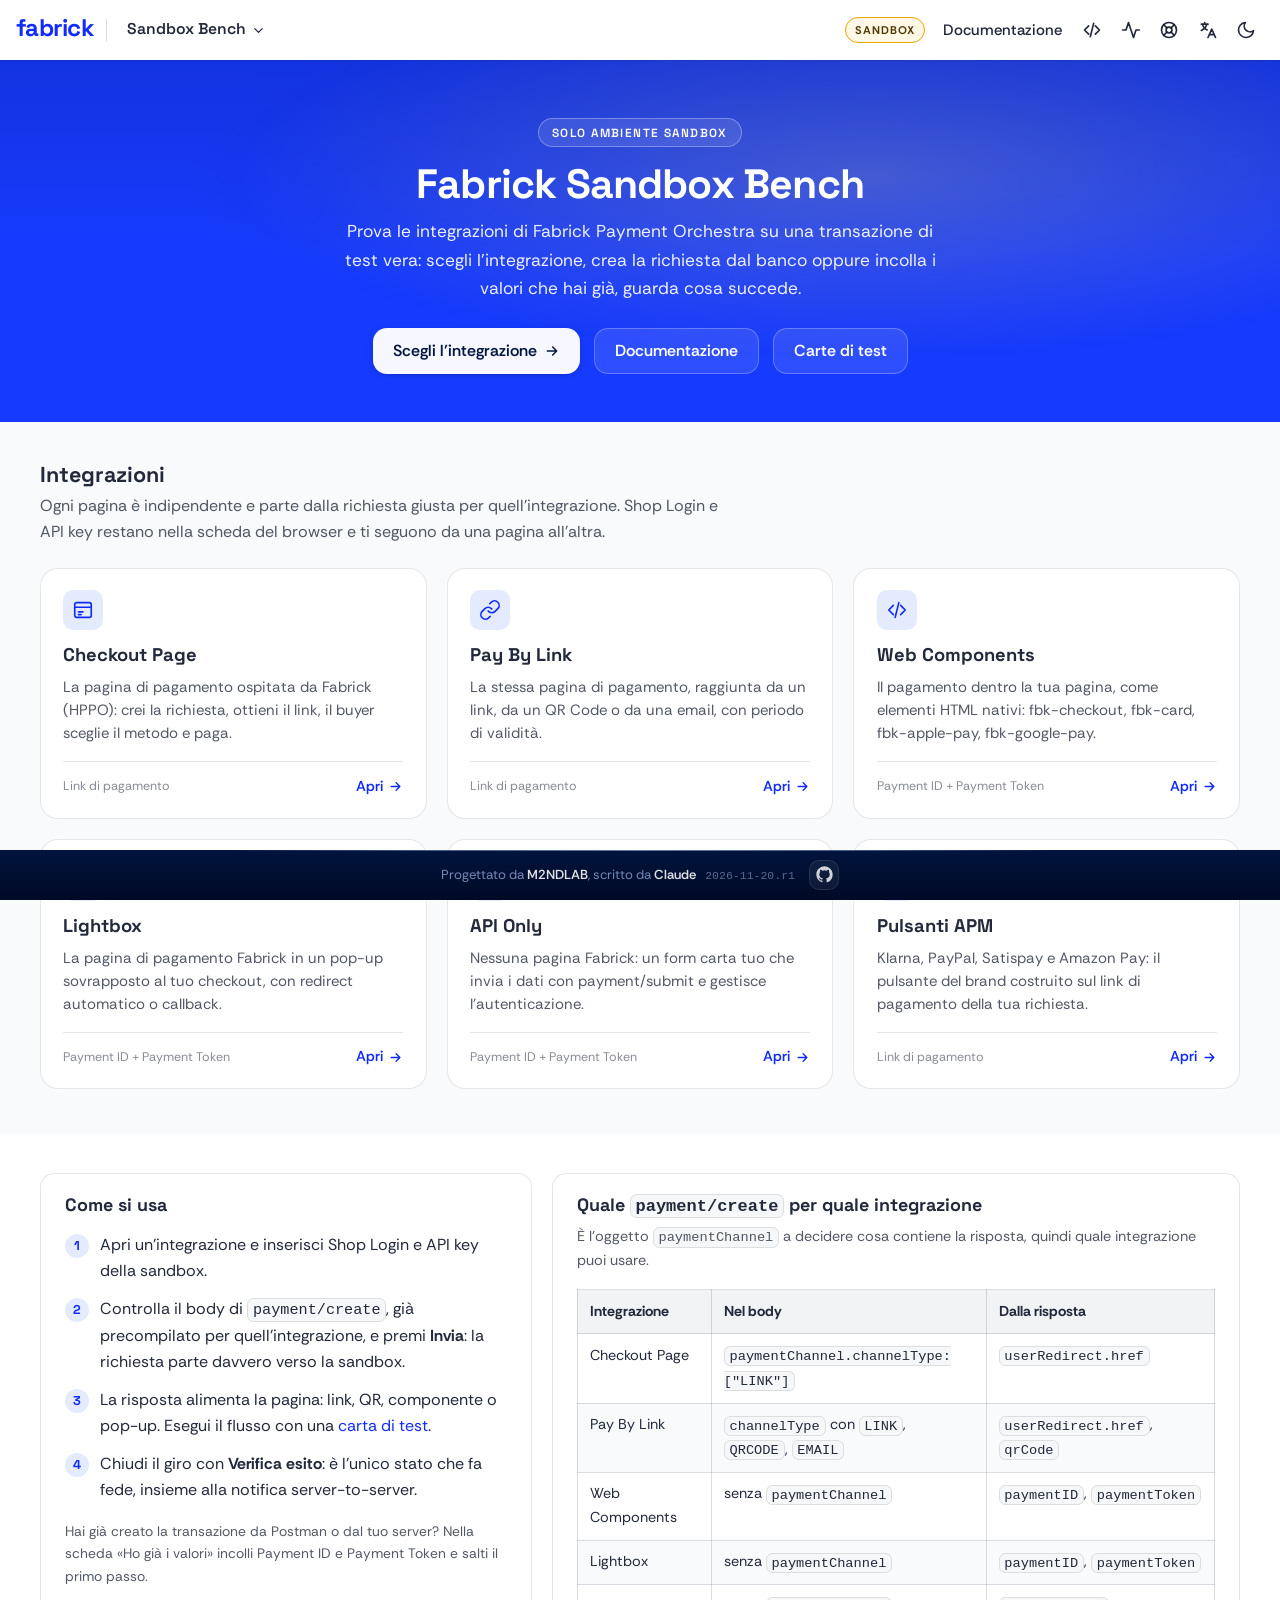
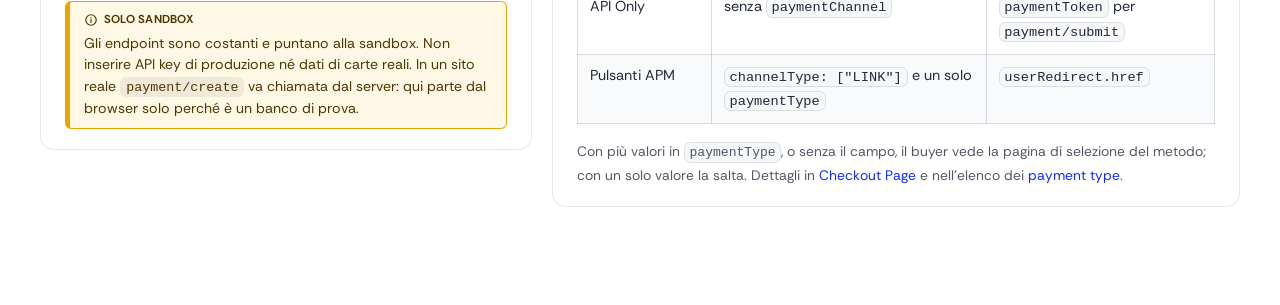
<file: index.html>
<!DOCTYPE html>
<html lang="it" data-theme="light">
<head>
  <meta charset="UTF-8" />
  <meta name="viewport" content="width=device-width, initial-scale=1" />
  <meta name="robots" content="noindex" />
  <meta name="description" content="Banco di prova sandbox per le integrazioni frontend di Fabrick Payment Orchestra." />
  <title>Fabrick Sandbox Bench</title>
  <script src="assets/js/theme-init.js"></script>
  <link rel="stylesheet" href="assets/css/bench.css" />
  <link rel="stylesheet" href="assets/css/home.css" />
</head>
<body>
  <header id="navbar"></header>

  <main>
    <section class="hero">
      <div class="hero__inner">
        <span class="hero__eyebrow" data-t="home.1">Solo ambiente sandbox</span>
        <h1 data-t="home.2">Fabrick Sandbox Bench</h1>
        <p data-t="home.3">Prova le integrazioni di Fabrick Payment Orchestra su una transazione di test vera: scegli l’integrazione, crea la richiesta dal banco oppure incolla i valori che hai già, guarda cosa succede.</p>
        <div class="hero__ctas">
          <a class="cta cta--primary" href="#integrazioni" data-t="home.4">
            Scegli l’integrazione
            <svg viewBox="0 0 24 24" fill="none" stroke="currentColor" stroke-width="2.2" stroke-linecap="round" stroke-linejoin="round" aria-hidden="true"><path d="M5 12h14M13 6l6 6-6 6"/></svg>
          </a>
          <a class="cta cta--secondary" data-doc="home" data-t="home.5">Documentazione</a>
          <a class="cta cta--secondary" data-doc="testCards" data-t="home.6">Carte di test</a>
        </div>
      </div>
    </section>

    <section class="tiles-section" id="integrazioni">
      <div class="section-inner">
        <h2 class="section-title" data-t="home.7">Integrazioni</h2>
        <p class="section-sub" data-t="home.8">Ogni pagina è indipendente e parte dalla richiesta giusta per quell’integrazione. Shop Login e API key restano nella scheda del browser e ti seguono da una pagina all’altra.</p>
        <ul class="tiles" id="tiles"></ul>
      </div>
    </section>

    <section class="how">
      <div class="section-inner how__grid">
        <div class="card">
          <h2 data-t="home.9">Come si usa</h2>
          <ol class="steps">
            <li data-t="home.10">Apri un’integrazione e inserisci Shop Login e API key della sandbox.</li>
            <li data-t="home.11">Controlla il body di <code>payment/create</code>, già precompilato per quell’integrazione, e premi <strong>Invia</strong>: la richiesta parte davvero verso la sandbox.</li>
            <li data-t="home.12">La risposta alimenta la pagina: link, QR, componente o pop-up. Esegui il flusso con una <a data-doc="testCards">carta di test</a>.</li>
            <li data-t="home.13">Chiudi il giro con <strong>Verifica esito</strong>: è l’unico stato che fa fede, insieme alla notifica server-to-server.</li>
          </ol>
          <p class="mt small muted" data-t="home.14">Hai già creato la transazione da Postman o dal tuo server? Nella scheda «Ho già i valori» incolli Payment ID e Payment Token e salti il primo passo.</p>
          <div class="mt admonition admonition--warning">
            <div class="admonition__title" data-t="home.15">Solo sandbox</div>
            <p data-t="home.16">Gli endpoint sono costanti e puntano alla sandbox. Non inserire API key di produzione né dati di carte reali. In un sito reale <code>payment/create</code> va chiamata dal server: qui parte dal browser solo perché è un banco di prova.</p>
          </div>
        </div>

        <div class="card">
          <h2 data-t="home.17">Quale <code>payment/create</code> per quale integrazione</h2>
          <p class="card-sub" data-t="home.18">È l’oggetto <code>paymentChannel</code> a decidere cosa contiene la risposta, quindi quale integrazione puoi usare.</p>
          <div class="scroll-x">
            <table class="table">
              <thead>
                <tr><th data-t="home.19">Integrazione</th><th data-t="home.20">Nel body</th><th data-t="home.21">Dalla risposta</th></tr>
              </thead>
              <tbody>
                <tr><td data-t="home.22">Checkout Page</td><td><code>paymentChannel.channelType: ["LINK"]</code></td><td><code>userRedirect.href</code></td></tr>
                <tr><td data-t="home.23">Pay By Link</td><td data-t="home.24"><code>channelType</code> con <code>LINK</code>, <code>QRCODE</code>, <code>EMAIL</code></td><td><code>userRedirect.href</code>, <code>qrCode</code></td></tr>
                <tr><td data-t="home.25">Web Components</td><td data-t="home.26">senza <code>paymentChannel</code></td><td><code>paymentID</code>, <code>paymentToken</code></td></tr>
                <tr><td data-t="home.27">Lightbox</td><td data-t="home.28">senza <code>paymentChannel</code></td><td><code>paymentID</code>, <code>paymentToken</code></td></tr>
                <tr><td data-t="home.29">API Only</td><td data-t="home.30">senza <code>paymentChannel</code></td><td data-t="home.31"><code>paymentToken</code> per <code>payment/submit</code></td></tr>
                <tr><td data-t="home.32">Pulsanti APM</td><td data-t="home.33"><code>channelType: ["LINK"]</code> e un solo <code>paymentType</code></td><td><code>userRedirect.href</code></td></tr>
              </tbody>
            </table>
          </div>
          <p class="mt small muted" data-t="home.34">
            Con più valori in <code>paymentType</code>, o senza il campo, il buyer vede la pagina di selezione del metodo; con un solo valore la salta.
            Dettagli in <a data-doc="checkout">Checkout Page</a>
            e nell’elenco dei <a data-doc="paymentTypes">payment type</a>.
          </p>
        </div>
      </div>
    </section>
  </main>

  <footer id="footer"></footer>

  <script src="assets/js/i18n.en.js"></script>
  <script src="assets/js/core.js"></script>
  <script src="assets/js/home.js"></script>
</body>
</html>
</file>
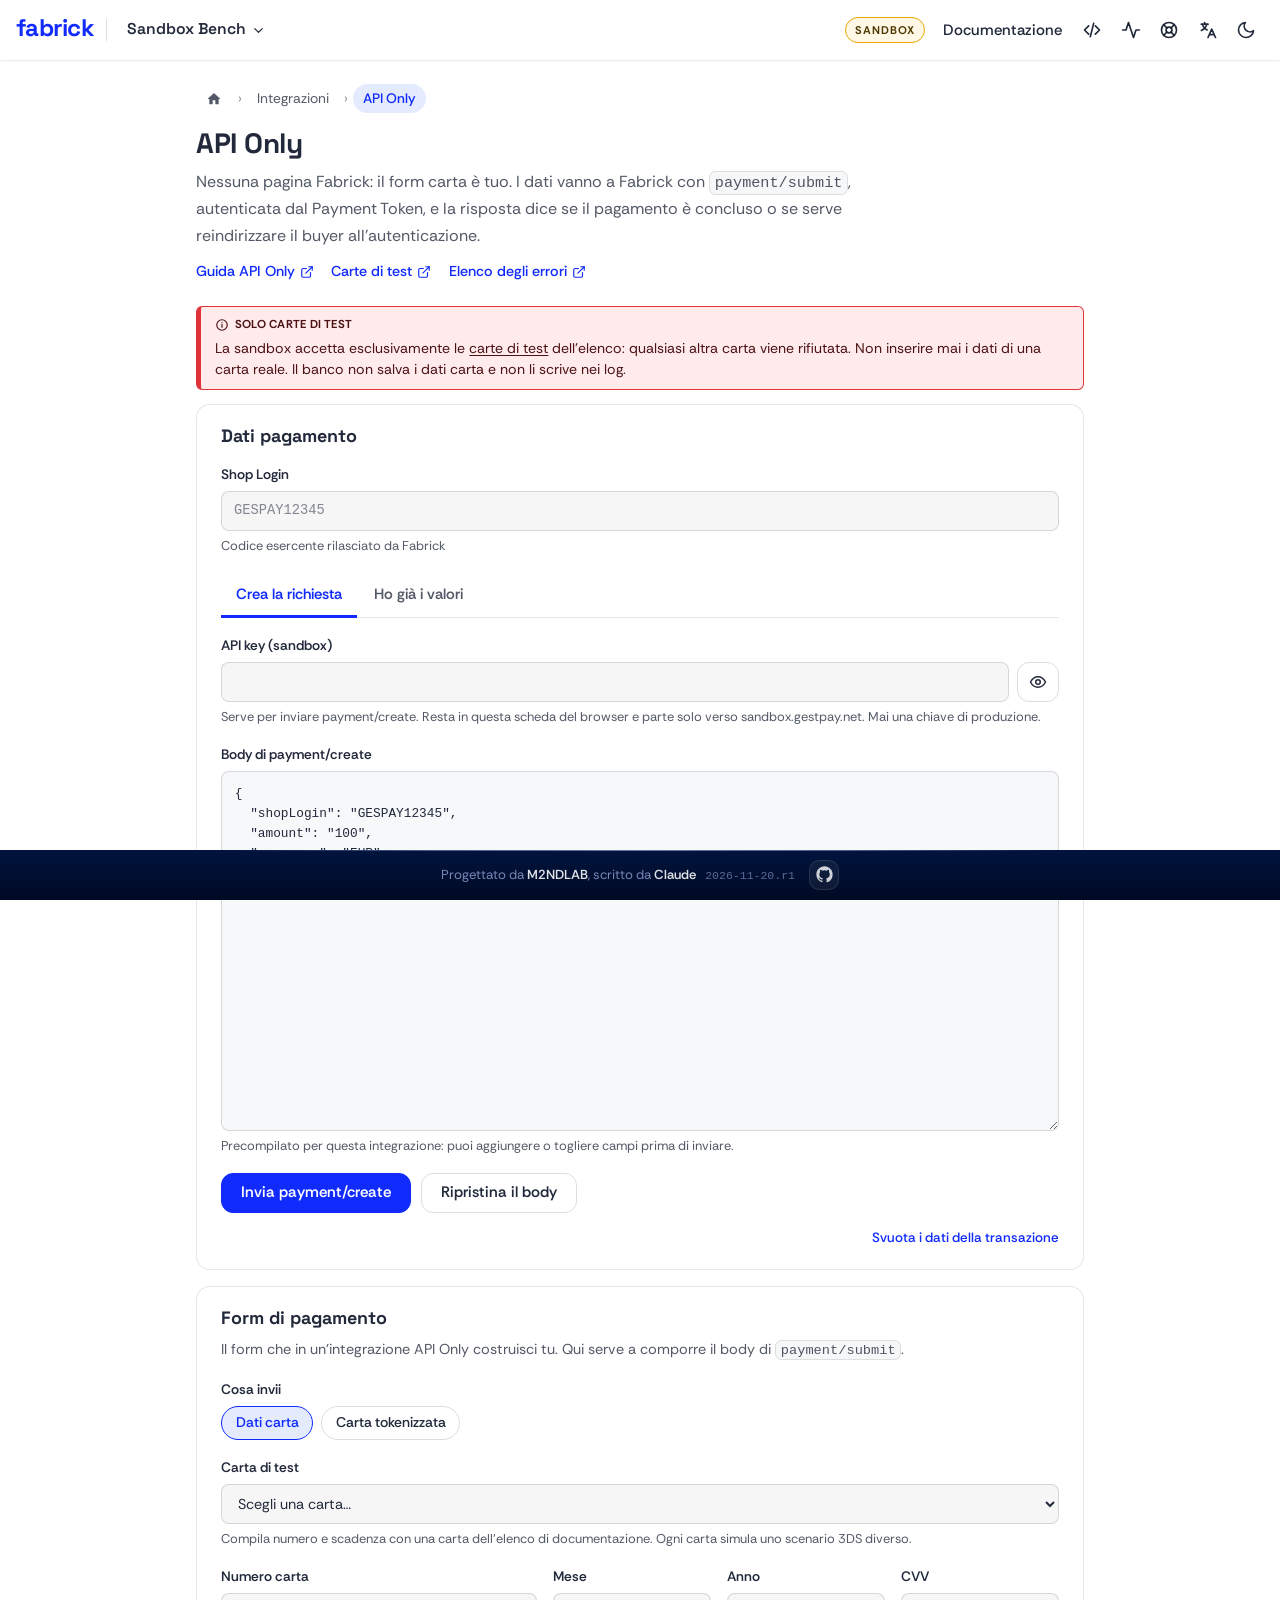
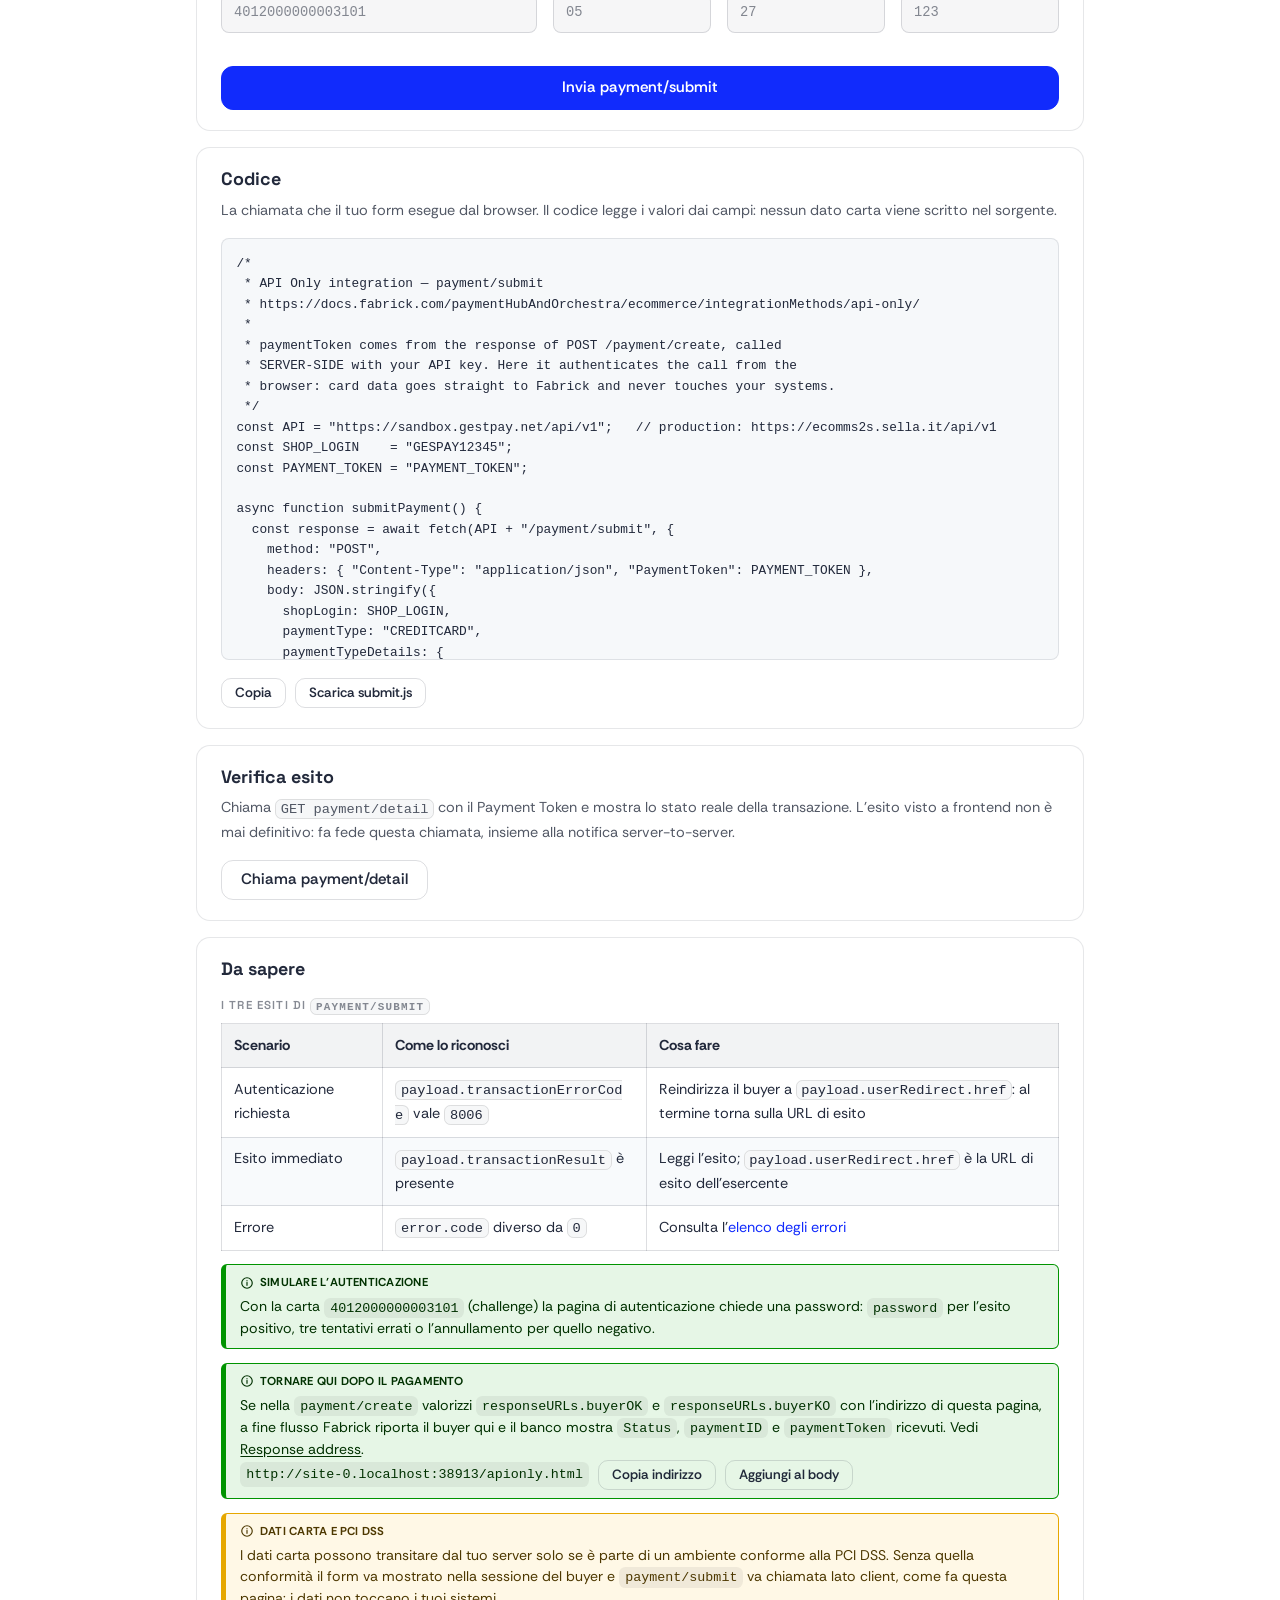
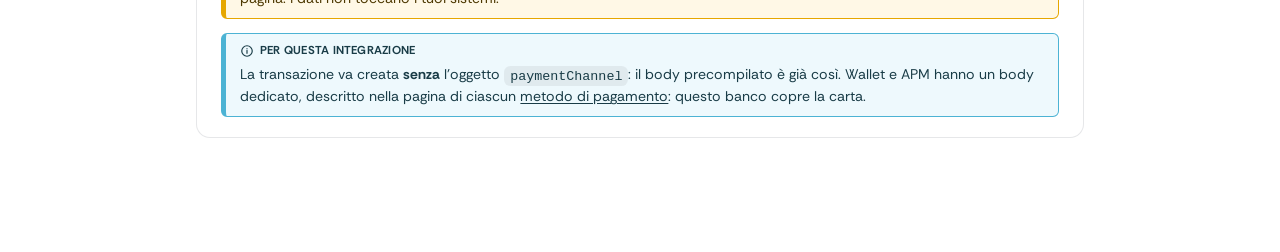
<file: apionly.html>
<!DOCTYPE html>
<html lang="it" data-theme="light">
<head>
  <meta charset="UTF-8" />
  <meta name="viewport" content="width=device-width, initial-scale=1" />
  <meta name="robots" content="noindex" />
  <title>API Only — Fabrick Sandbox Bench</title>
  <script src="assets/js/theme-init.js"></script>
  <link rel="stylesheet" href="assets/css/bench.css" />
</head>
<body>
  <header id="navbar"></header>

  <main class="page">
    <div id="crumbs"></div>

    <div class="page-head">
      <h1 data-t="api.1">API Only</h1>
      <p class="lead" data-t="api.2">Nessuna pagina Fabrick: il form carta è tuo. I dati vanno a Fabrick con <code>payment/submit</code>, autenticata dal Payment Token, e la risposta dice se il pagamento è concluso o se serve reindirizzare il buyer all’autenticazione.</p>
      <div class="doc-links">
        <a data-doc="apionly" data-icon data-t="api.3">Guida API Only</a>
        <a data-doc="testCards" data-icon data-t="api.4">Carte di test</a>
        <a data-doc="apiErrors" data-icon data-t="api.5">Elenco degli errori</a>
      </div>
    </div>

    <div id="returnHost"></div>

    <div class="admonition admonition--danger">
      <div class="admonition__title" data-t="api.6">Solo carte di test</div>
      <p data-t="api.7">La sandbox accetta esclusivamente le <a data-doc="testCards">carte di test</a> dell’elenco: qualsiasi altra carta viene rifiutata. Non inserire mai i dati di una carta reale. Il banco non salva i dati carta e non li scrive nei log.</p>
    </div>

    <section class="card">
      <h2 data-t="api.8">Dati pagamento</h2>
      <div id="sessionFields"></div>
    </section>

    <section class="card">
      <h2 data-t="api.9">Form di pagamento</h2>
      <p class="card-sub" data-t="api.10">Il form che in un’integrazione API Only costruisci tu. Qui serve a comporre il body di <code>payment/submit</code>.</p>

      <form id="payForm" novalidate>
        <div class="field">
          <span class="label" id="modeLabel" data-t="api.11">Cosa invii</span>
          <div class="chips" role="radiogroup" aria-labelledby="modeLabel">
            <label class="chip" data-t="api.12"><input type="radio" name="payMode" value="card" checked />Dati carta</label>
            <label class="chip" data-t="api.13"><input type="radio" name="payMode" value="token" />Carta tokenizzata</label>
          </div>
        </div>

        <div id="cardFields">
          <div class="field">
            <label for="testCard" data-t="api.14">Carta di test</label>
            <select class="select" id="testCard"></select>
            <small class="hint" data-t="api.15">Compila numero e scadenza con una carta dell’elenco di documentazione. Ogni carta simula uno scenario 3DS diverso.</small>
          </div>
          <div class="field-grid field-grid--3">
            <div class="field">
              <label for="cardNumber" data-t="api.16">Numero carta</label>
              <input class="input" type="text" id="cardNumber" inputmode="numeric" autocomplete="off" placeholder="4012000000003101" maxlength="23" />
            </div>
            <div class="field">
              <label for="expMonth" data-t="api.17">Mese</label>
              <input class="input" type="text" id="expMonth" inputmode="numeric" autocomplete="off" placeholder="05" maxlength="2" />
            </div>
            <div class="field">
              <label for="expYear" data-t="api.18">Anno</label>
              <input class="input" type="text" id="expYear" inputmode="numeric" autocomplete="off" placeholder="27" maxlength="2" />
            </div>
            <div class="field">
              <label for="cvv" data-t="api.19">CVV</label>
              <input class="input" type="text" id="cvv" inputmode="numeric" autocomplete="off" placeholder="123" maxlength="4" />
            </div>
          </div>
        </div>

        <div id="tokenFields" hidden>
          <div class="field">
            <label for="cardToken" data-t="api.20">Token della carta</label>
            <input class="input" type="text" id="cardToken" autocomplete="off" spellcheck="false" placeholder="40ZUU8NXALR33101" />
            <small class="hint" data-t="api.21">Il token di una carta già tokenizzata, inviato in <code>paymentTypeDetails.creditcard.token</code>. Senza dati carta questa chiamata può partire anche dal server.</small>
          </div>
        </div>

        <div class="actions">
          <button type="submit" class="btn btn--primary btn--block" id="submitBtn"><span id="submitText" data-t="api.22">Invia payment/submit</span></button>
        </div>
      </form>
      <div id="statusMessage"></div>
    </section>

    <section class="card" id="responseCard" hidden>
      <h2 data-t="api.23">Risposta</h2>
      <div class="stack" id="responseOut"></div>
    </section>

    <section class="card">
      <h2 data-t="api.24">Codice</h2>
      <p class="card-sub" data-t="api.25">La chiamata che il tuo form esegue dal browser. Il codice legge i valori dai campi: nessun dato carta viene scritto nel sorgente.</p>
      <div id="codeHost"></div>
    </section>

    <section class="card" id="detailCard"></section>

    <section class="card">
      <h2 data-t="api.26">Da sapere</h2>

      <p class="eyebrow" data-t="api.27">I tre esiti di <code>payment/submit</code></p>
      <div class="scroll-x">
        <table class="table">
          <thead><tr><th data-t="api.28">Scenario</th><th data-t="api.29">Come lo riconosci</th><th data-t="api.30">Cosa fare</th></tr></thead>
          <tbody>
            <tr><td data-t="api.31">Autenticazione richiesta</td><td data-t="api.32"><code>payload.transactionErrorCode</code> vale <code>8006</code></td><td data-t="api.33">Reindirizza il buyer a <code>payload.userRedirect.href</code>: al termine torna sulla URL di esito</td></tr>
            <tr><td data-t="api.34">Esito immediato</td><td data-t="api.35"><code>payload.transactionResult</code> è presente</td><td data-t="api.36">Leggi l’esito; <code>payload.userRedirect.href</code> è la URL di esito dell’esercente</td></tr>
            <tr><td data-t="api.37">Errore</td><td data-t="api.38"><code>error.code</code> diverso da <code>0</code></td><td data-t="api.39">Consulta l’<a data-doc="apiErrors">elenco degli errori</a></td></tr>
          </tbody>
        </table>
      </div>

      <div class="mt admonition admonition--tip">
        <div class="admonition__title" data-t="api.40">Simulare l’autenticazione</div>
        <p data-t="api.41">Con la carta <code>4012000000003101</code> (challenge) la pagina di autenticazione chiede una password: <code>password</code> per l’esito positivo, tre tentativi errati o l’annullamento per quello negativo.</p>
      </div>
      <div id="returnTip"></div>
      <div class="admonition admonition--warning">
        <div class="admonition__title" data-t="api.42">Dati carta e PCI DSS</div>
        <p data-t="api.43">I dati carta possono transitare dal tuo server solo se è parte di un ambiente conforme alla PCI DSS. Senza quella conformità il form va mostrato nella sessione del buyer e <code>payment/submit</code> va chiamata lato client, come fa questa pagina: i dati non toccano i tuoi sistemi.</p>
      </div>
      <div class="admonition admonition--info">
        <div class="admonition__title" data-t="api.44">Per questa integrazione</div>
        <p data-t="api.45">La transazione va creata <strong>senza</strong> l’oggetto <code>paymentChannel</code>: il body precompilato è già così. Wallet e APM hanno un body dedicato, descritto nella pagina di ciascun <a data-doc="apm">metodo di pagamento</a>: questo banco copre la carta.</p>
      </div>
    </section>
  </main>

  <footer id="footer"></footer>

  <script src="assets/js/i18n.en.js"></script>
  <script src="assets/js/core.js"></script>
  <script src="assets/js/apionly.js"></script>
</body>
</html>
</file>
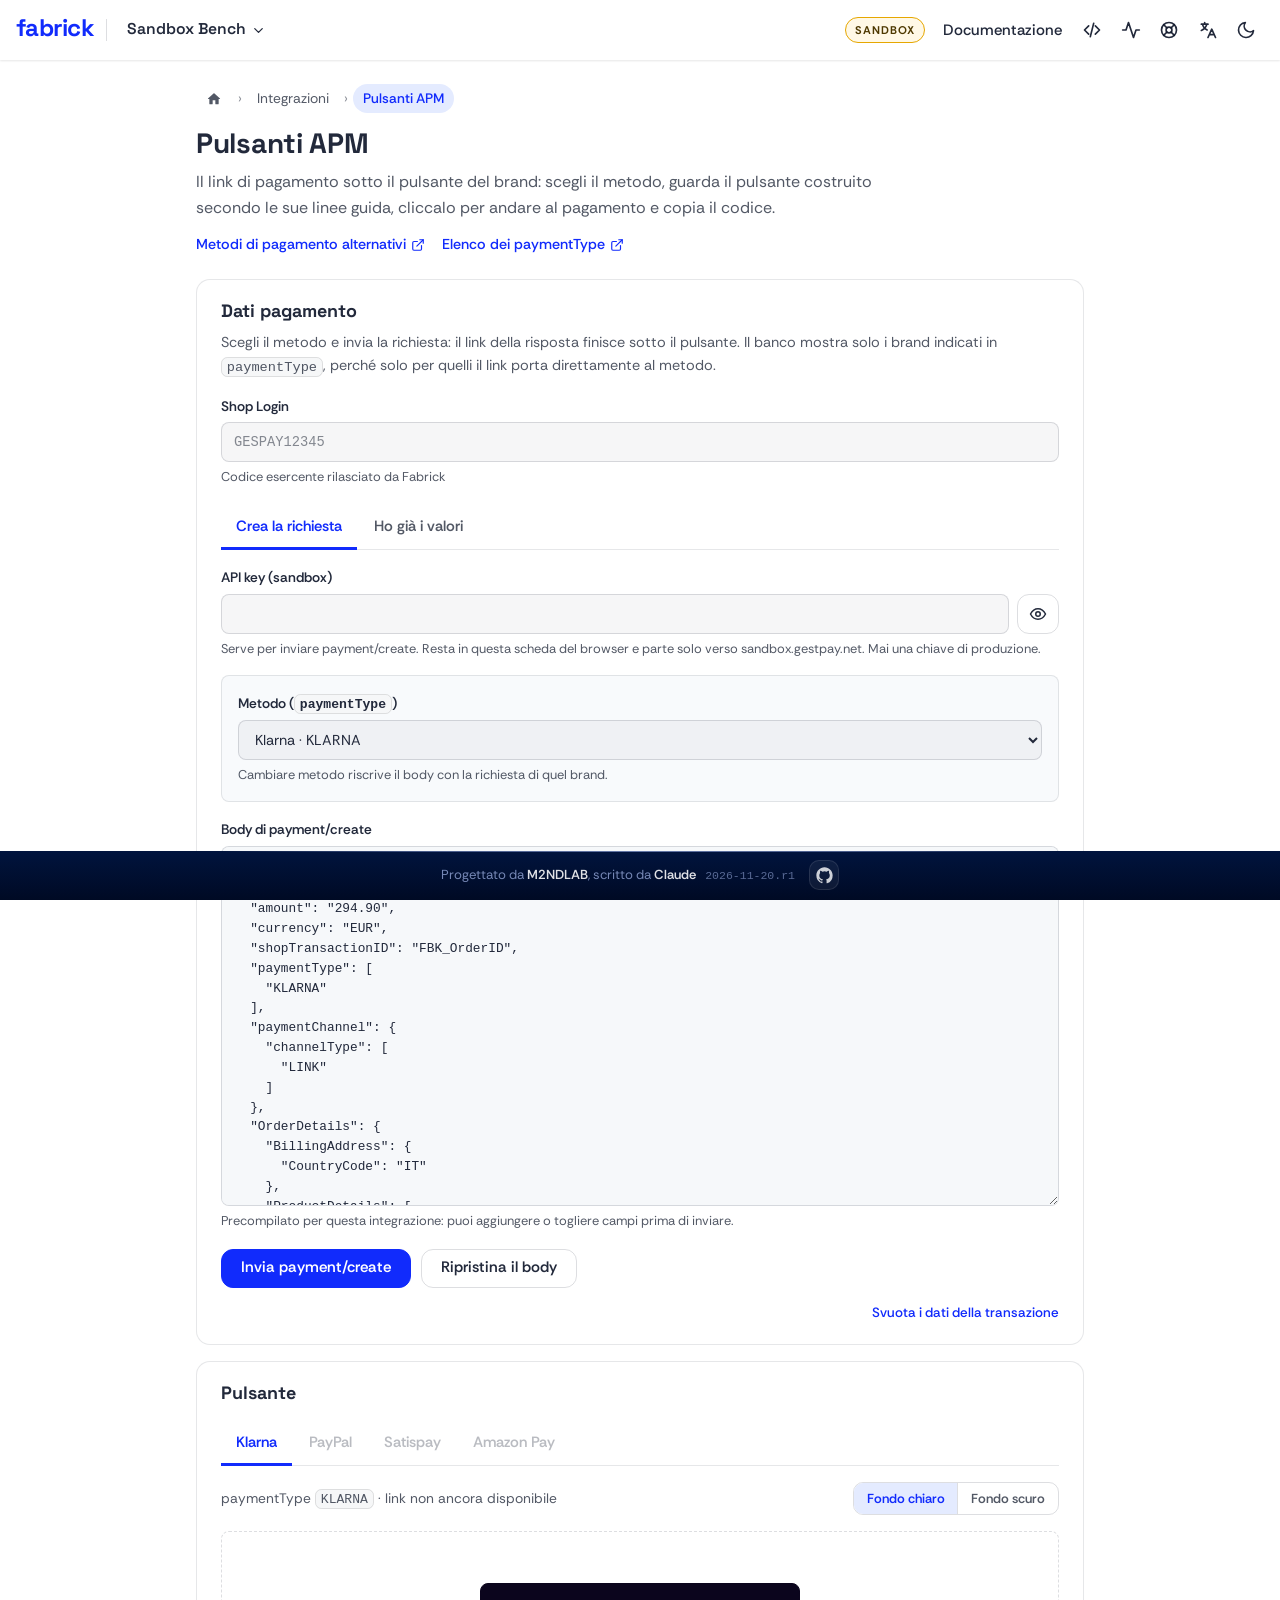
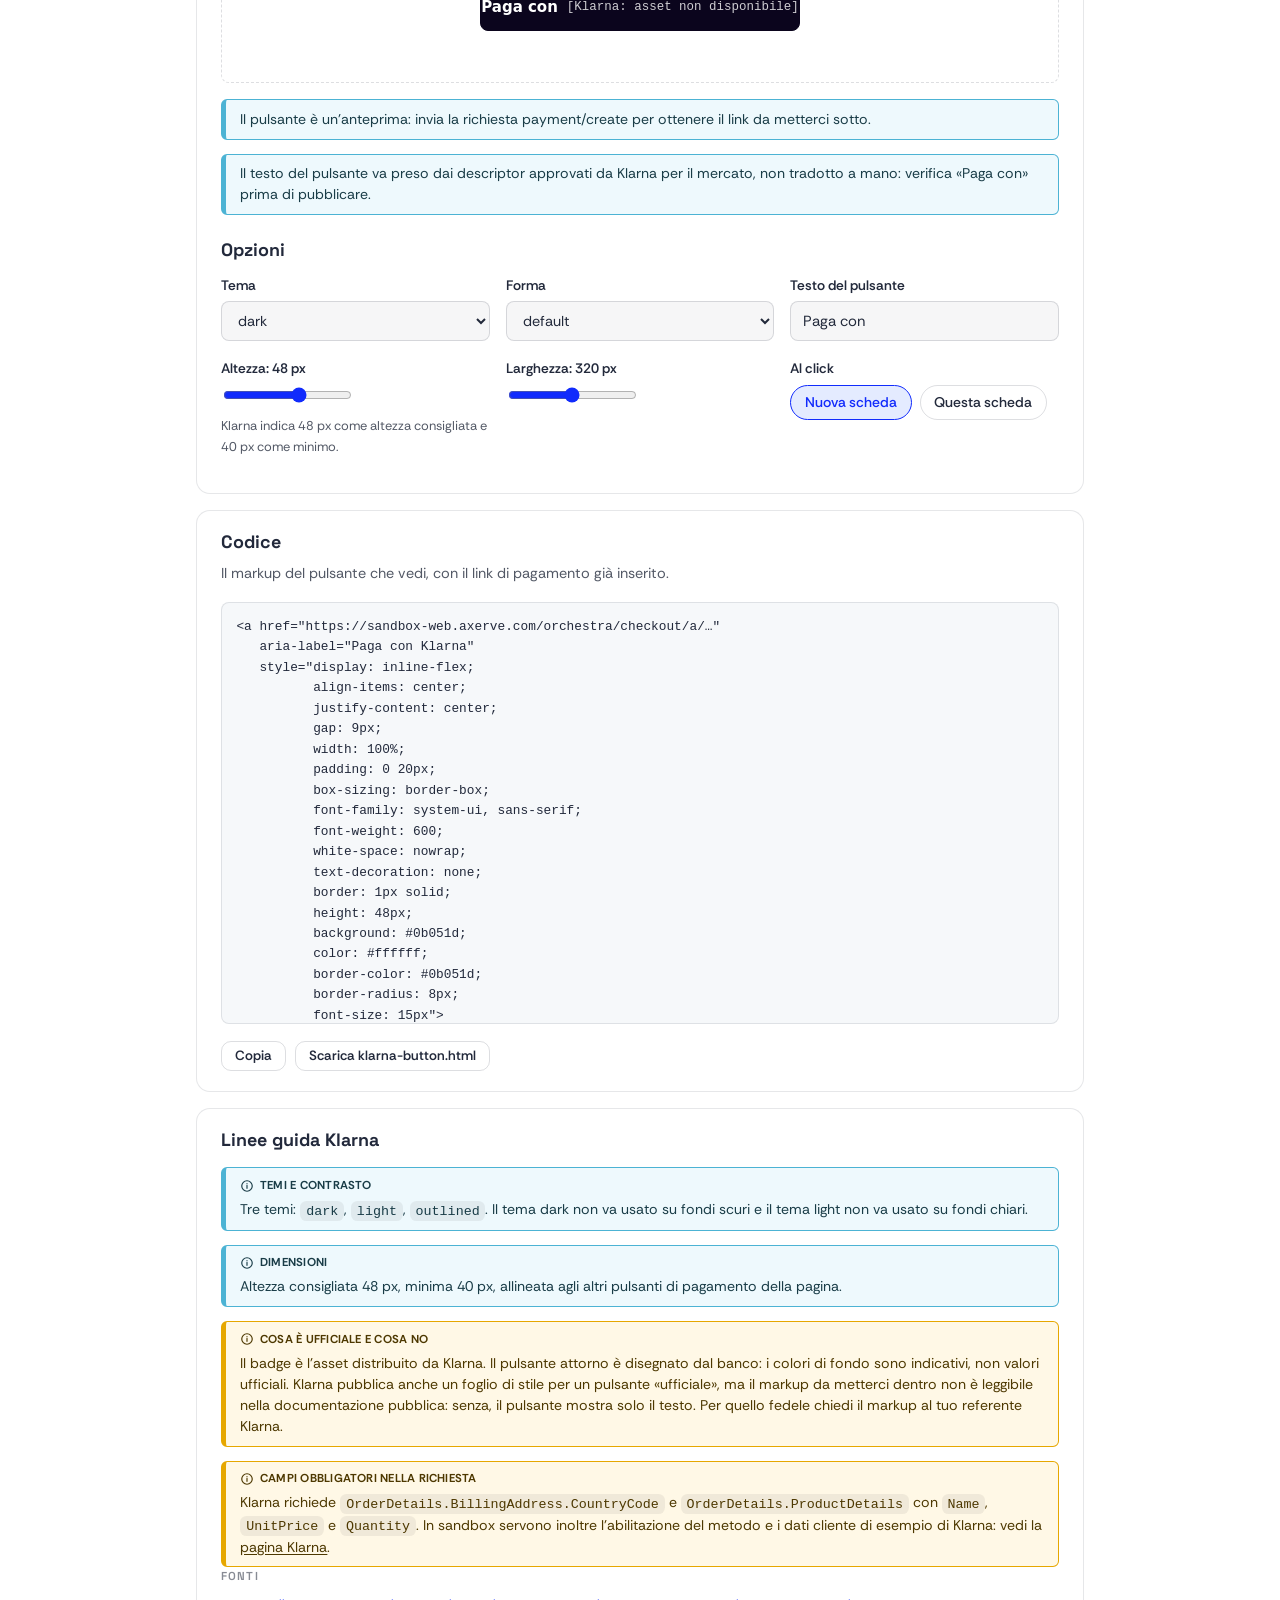
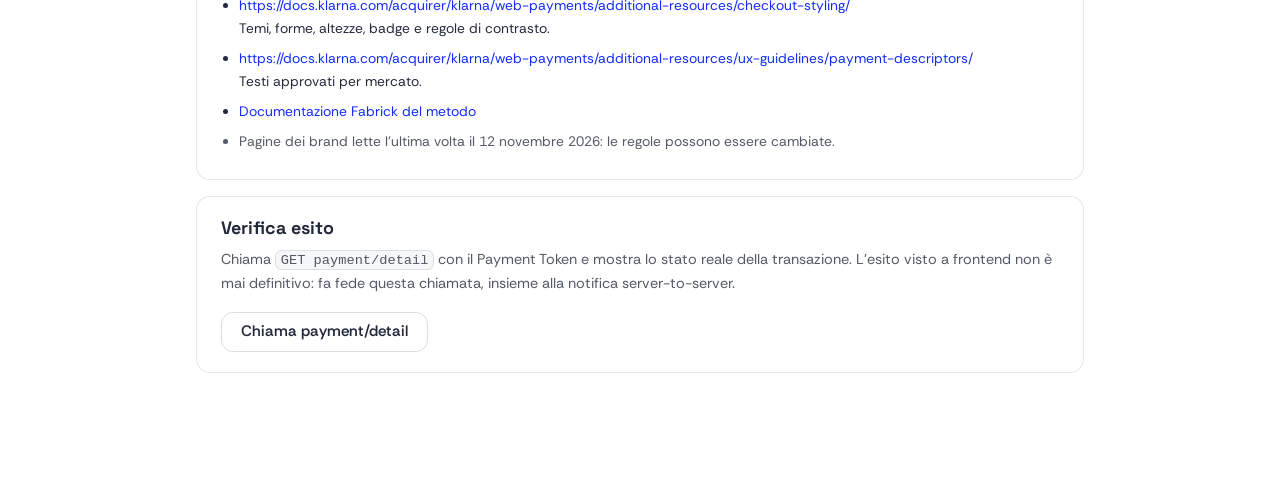
<file: buttons.html>
<!DOCTYPE html>
<html lang="it" data-theme="light">
<head>
  <meta charset="UTF-8" />
  <meta name="viewport" content="width=device-width, initial-scale=1" />
  <meta name="robots" content="noindex" />
  <title>Pulsanti APM — Fabrick Sandbox Bench</title>
  <script src="assets/js/theme-init.js"></script>
  <link rel="stylesheet" href="assets/css/bench.css" />
  <link rel="stylesheet" href="assets/css/buttons.css" />
</head>
<body>
  <header id="navbar"></header>

  <main class="page">
    <div id="crumbs"></div>

    <div class="page-head">
      <h1 data-t="btn.1">Pulsanti APM</h1>
      <p class="lead" data-t="btn.2">Il link di pagamento sotto il pulsante del brand: scegli il metodo, guarda il pulsante costruito secondo le sue linee guida, cliccalo per andare al pagamento e copia il codice.</p>
      <div class="doc-links">
        <a data-doc="apm" data-icon data-t="btn.3">Metodi di pagamento alternativi</a>
        <a data-doc="paymentTypes" data-icon data-t="btn.4">Elenco dei paymentType</a>
      </div>
    </div>

    <div id="returnHost"></div>

    <section class="card">
      <h2 data-t="btn.5">Dati pagamento</h2>
      <p class="card-sub" data-t="btn.6">Scegli il metodo e invia la richiesta: il link della risposta finisce sotto il pulsante. Il banco mostra solo i brand indicati in <code>paymentType</code>, perché solo per quelli il link porta direttamente al metodo.</p>
      <div id="sessionFields"></div>
    </section>

    <section class="card">
      <h2 data-t="btn.7">Pulsante</h2>
      <div class="tabs" role="tablist" aria-label="Metodo di pagamento" id="methodTabs" data-t-attr="aria-label:btn.8"></div>

      <div class="card-head">
        <p class="small muted mb0" id="methodLine"></p>
        <div class="seg" role="group" aria-label="Sfondo dell’anteprima" id="surfaceSeg" data-t-attr="aria-label:btn.9">
          <button type="button" class="seg__btn" data-surface="light" aria-pressed="true" data-t="btn.10">Fondo chiaro</button>
          <button type="button" class="seg__btn" data-surface="dark" aria-pressed="false" data-t="btn.11">Fondo scuro</button>
        </div>
      </div>

      <div class="mount" id="mount" data-surface="light">
        <div class="mount__inner specimen" id="specimen"></div>
      </div>
      <div id="statusMessage"></div>
      <div id="notes" class="mt stack"></div>

      <h3 class="sub-title" data-t="btn.12">Opzioni</h3>
      <div class="field-grid" id="controls"></div>
      <div class="field-grid">
        <div class="field">
          <label for="height" data-t="btn.13">Altezza: <span id="heightValue">48</span> px</label>
          <input type="range" id="height" min="24" max="64" step="1" value="48" />
          <small class="hint" id="heightHint"></small>
        </div>
        <div class="field">
          <label for="width" data-t="btn.14">Larghezza: <span id="widthValue">320</span> px</label>
          <input type="range" id="width" min="160" max="480" step="10" value="320" />
        </div>
        <div class="field">
          <span class="label" id="targetLabel" data-t="btn.15">Al click</span>
          <div class="chips" role="radiogroup" aria-labelledby="targetLabel">
            <label class="chip" data-t="btn.16"><input type="radio" name="target" value="tab" checked />Nuova scheda</label>
            <label class="chip" data-t="btn.17"><input type="radio" name="target" value="self" />Questa scheda</label>
          </div>
        </div>
      </div>
    </section>

    <section class="card">
      <h2 data-t="btn.18">Codice</h2>
      <p class="card-sub" data-t="btn.19">Il markup del pulsante che vedi, con il link di pagamento già inserito.</p>
      <div id="codeHost"></div>
    </section>

    <section class="card">
      <h2 id="rulesTitle" data-t="btn.20">Linee guida</h2>
      <div id="rules"></div>
      <p class="mt eyebrow" data-t="btn.21">Fonti</p>
      <ul id="sources" class="small"></ul>
    </section>

    <section class="card" id="detailCard"></section>
  </main>

  <footer id="footer"></footer>

  <script src="assets/js/i18n.en.js"></script>
  <script src="assets/js/core.js"></script>
  <script src="assets/js/buttons.js"></script>
</body>
</html>
</file>
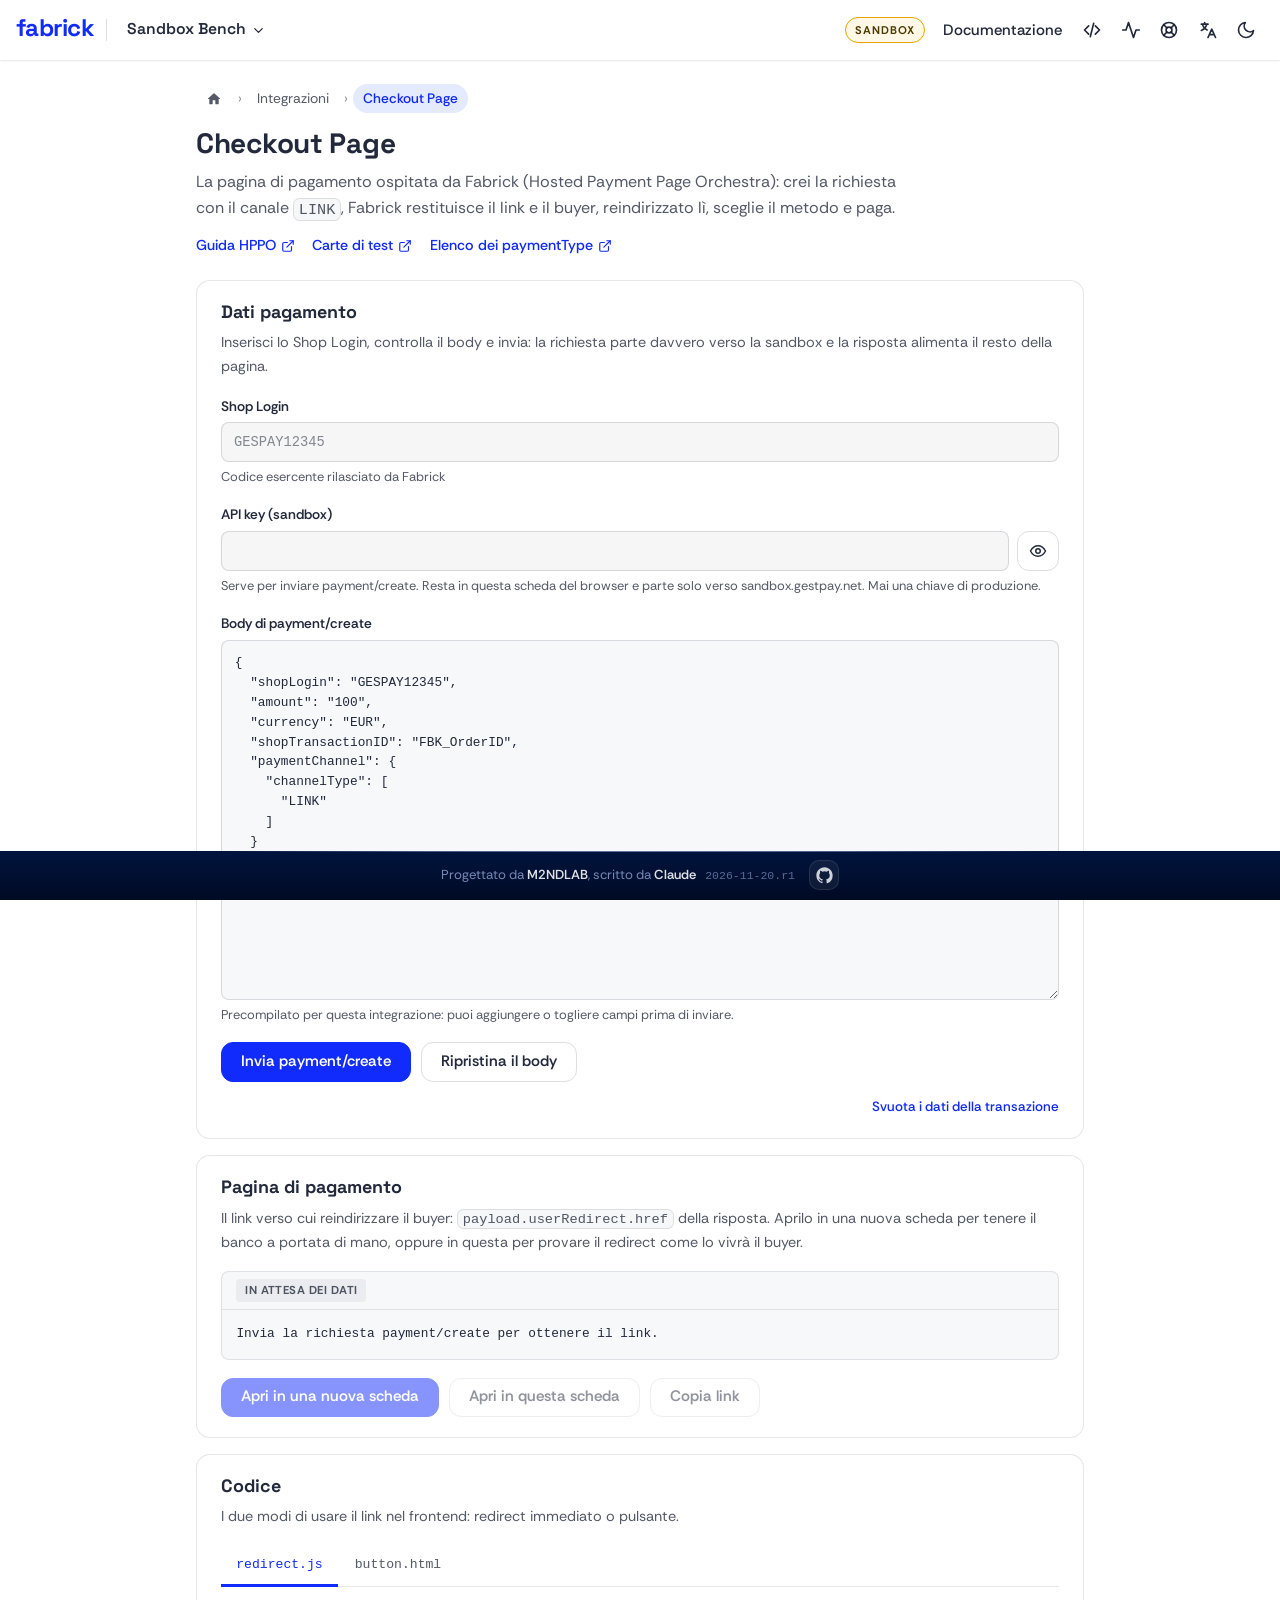
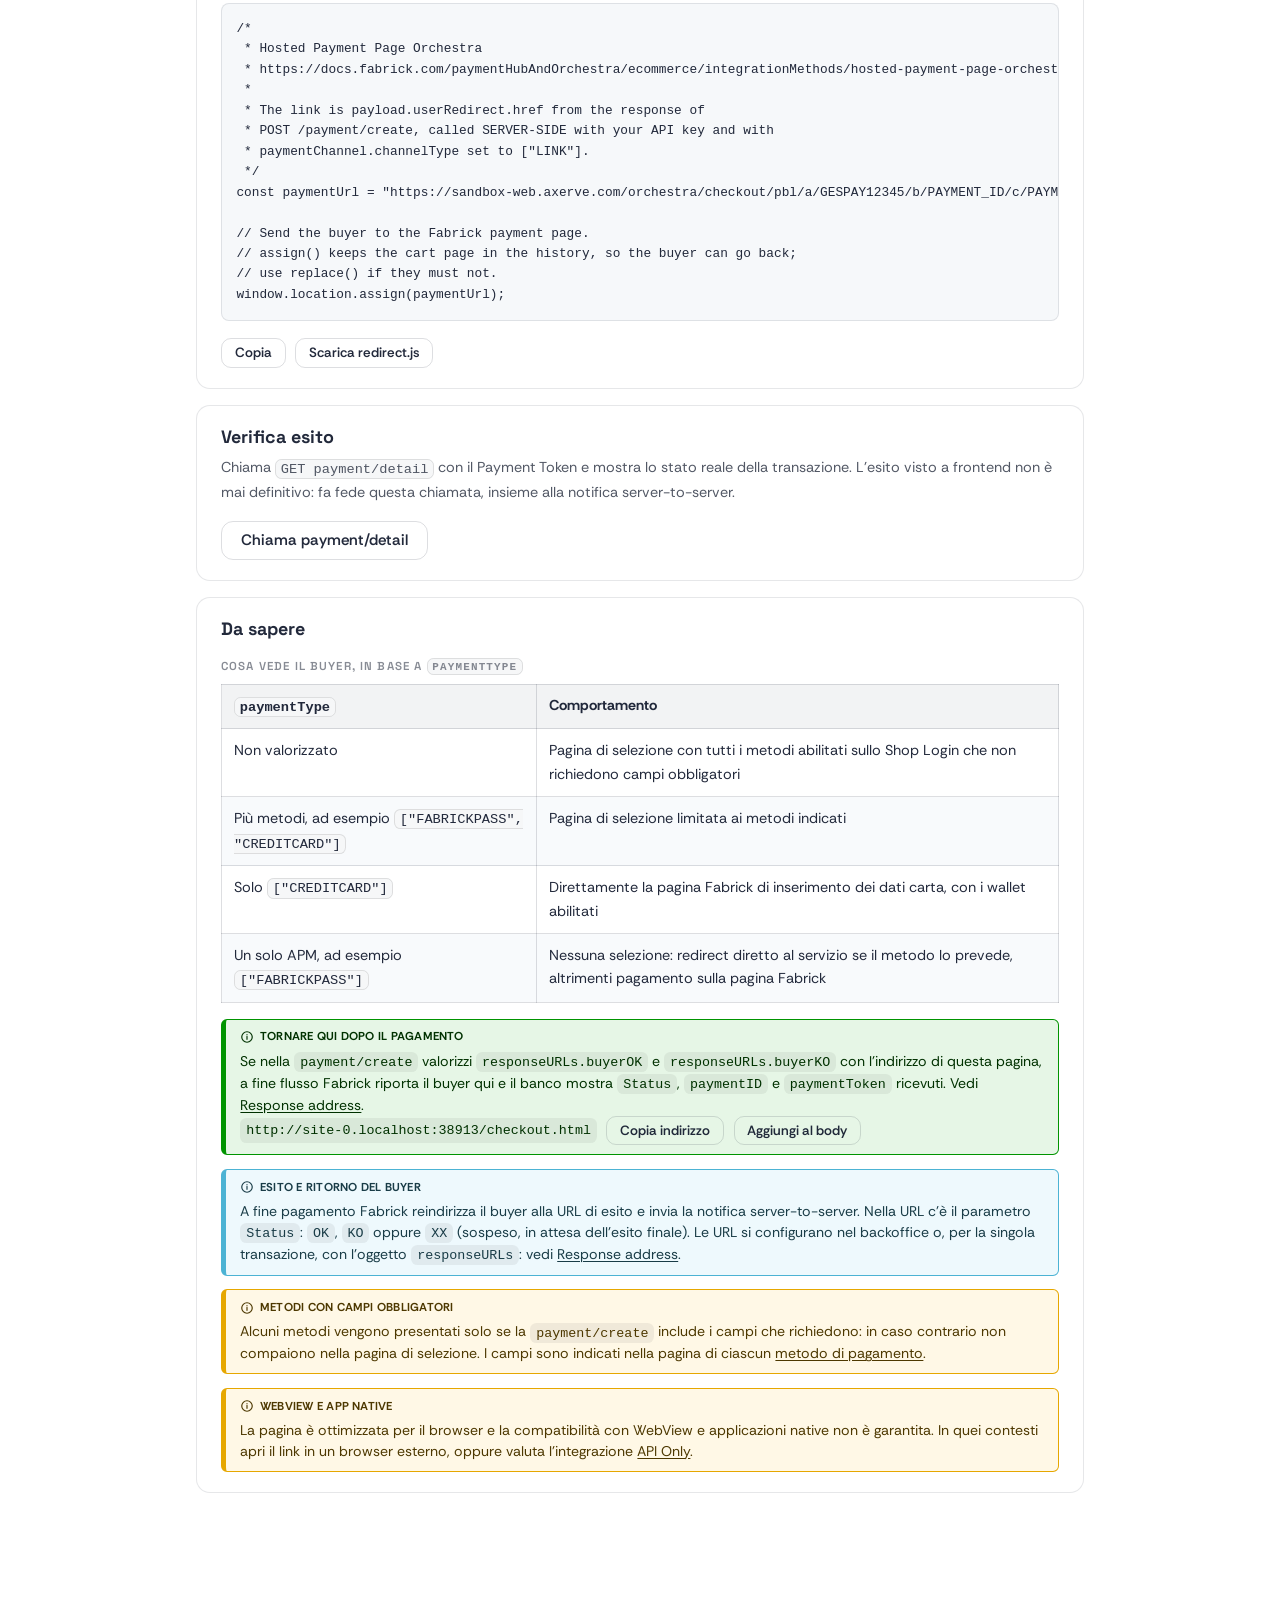
<file: checkout.html>
<!DOCTYPE html>
<html lang="it" data-theme="light">
<head>
  <meta charset="UTF-8" />
  <meta name="viewport" content="width=device-width, initial-scale=1" />
  <meta name="robots" content="noindex" />
  <title>Checkout Page — Fabrick Sandbox Bench</title>
  <script src="assets/js/theme-init.js"></script>
  <link rel="stylesheet" href="assets/css/bench.css" />
</head>
<body>
  <header id="navbar"></header>

  <main class="page">
    <div id="crumbs"></div>

    <div class="page-head">
      <h1 data-t="co.1">Checkout Page</h1>
      <p class="lead" data-t="co.2">La pagina di pagamento ospitata da Fabrick (Hosted Payment Page Orchestra): crei la richiesta con il canale <code>LINK</code>, Fabrick restituisce il link e il buyer, reindirizzato lì, sceglie il metodo e paga.</p>
      <div class="doc-links">
        <a data-doc="checkout" data-icon data-t="co.3">Guida HPPO</a>
        <a data-doc="testCards" data-icon data-t="co.4">Carte di test</a>
        <a data-doc="paymentTypes" data-icon data-t="co.5">Elenco dei paymentType</a>
      </div>
    </div>

    <div id="returnHost"></div>

    <section class="card">
      <h2 data-t="co.6">Dati pagamento</h2>
      <p class="card-sub" data-t="co.7">Inserisci lo Shop Login, controlla il body e invia: la richiesta parte davvero verso la sandbox e la risposta alimenta il resto della pagina.</p>
      <div id="sessionFields"></div>
    </section>

    <section class="card">
      <h2 data-t="co.8">Pagina di pagamento</h2>
      <p class="card-sub" data-t="co.9">Il link verso cui reindirizzare il buyer: <code>payload.userRedirect.href</code> della risposta. Aprilo in una nuova scheda per tenere il banco a portata di mano, oppure in questa per provare il redirect come lo vivrà il buyer.</p>
      <div id="linkHost"></div>
    </section>

    <section class="card">
      <h2 data-t="co.10">Codice</h2>
      <p class="card-sub" data-t="co.11">I due modi di usare il link nel frontend: redirect immediato o pulsante.</p>
      <div id="codeHost"></div>
    </section>

    <section class="card" id="detailCard"></section>

    <section class="card">
      <h2 data-t="co.12">Da sapere</h2>

      <p class="eyebrow" data-t="co.13">Cosa vede il buyer, in base a <code>paymentType</code></p>
      <div class="scroll-x">
        <table class="table">
          <thead><tr><th><code>paymentType</code></th><th data-t="co.14">Comportamento</th></tr></thead>
          <tbody>
            <tr><td data-t="co.15">Non valorizzato</td><td data-t="co.16">Pagina di selezione con tutti i metodi abilitati sullo Shop Login che non richiedono campi obbligatori</td></tr>
            <tr><td data-t="co.17">Più metodi, ad esempio <code>["FABRICKPASS", "CREDITCARD"]</code></td><td data-t="co.18">Pagina di selezione limitata ai metodi indicati</td></tr>
            <tr><td data-t="co.19">Solo <code>["CREDITCARD"]</code></td><td data-t="co.20">Direttamente la pagina Fabrick di inserimento dei dati carta, con i wallet abilitati</td></tr>
            <tr><td data-t="co.21">Un solo APM, ad esempio <code>["FABRICKPASS"]</code></td><td data-t="co.22">Nessuna selezione: redirect diretto al servizio se il metodo lo prevede, altrimenti pagamento sulla pagina Fabrick</td></tr>
          </tbody>
        </table>
      </div>

      <div id="returnTip" class="mt"></div>
      <div class="admonition admonition--info">
        <div class="admonition__title" data-t="co.23">Esito e ritorno del buyer</div>
        <p data-t="co.24">A fine pagamento Fabrick reindirizza il buyer alla URL di esito e invia la notifica server-to-server. Nella URL c’è il parametro <code>Status</code>: <code>OK</code>, <code>KO</code> oppure <code>XX</code> (sospeso, in attesa dell’esito finale). Le URL si configurano nel backoffice o, per la singola transazione, con l’oggetto <code>responseURLs</code>: vedi <a data-doc="responseAddress">Response address</a>.</p>
      </div>
      <div class="admonition admonition--warning">
        <div class="admonition__title" data-t="co.25">Metodi con campi obbligatori</div>
        <p data-t="co.26">Alcuni metodi vengono presentati solo se la <code>payment/create</code> include i campi che richiedono: in caso contrario non compaiono nella pagina di selezione. I campi sono indicati nella pagina di ciascun <a data-doc="apm">metodo di pagamento</a>.</p>
      </div>
      <div class="admonition admonition--warning">
        <div class="admonition__title" data-t="co.27">WebView e app native</div>
        <p data-t="co.28">La pagina è ottimizzata per il browser e la compatibilità con WebView e applicazioni native non è garantita. In quei contesti apri il link in un browser esterno, oppure valuta l’integrazione <a href="apionly.html">API Only</a>.</p>
      </div>
    </section>
  </main>

  <footer id="footer"></footer>

  <script src="assets/js/i18n.en.js"></script>
  <script src="assets/js/core.js"></script>
  <script src="assets/js/checkout.js"></script>
</body>
</html>
</file>
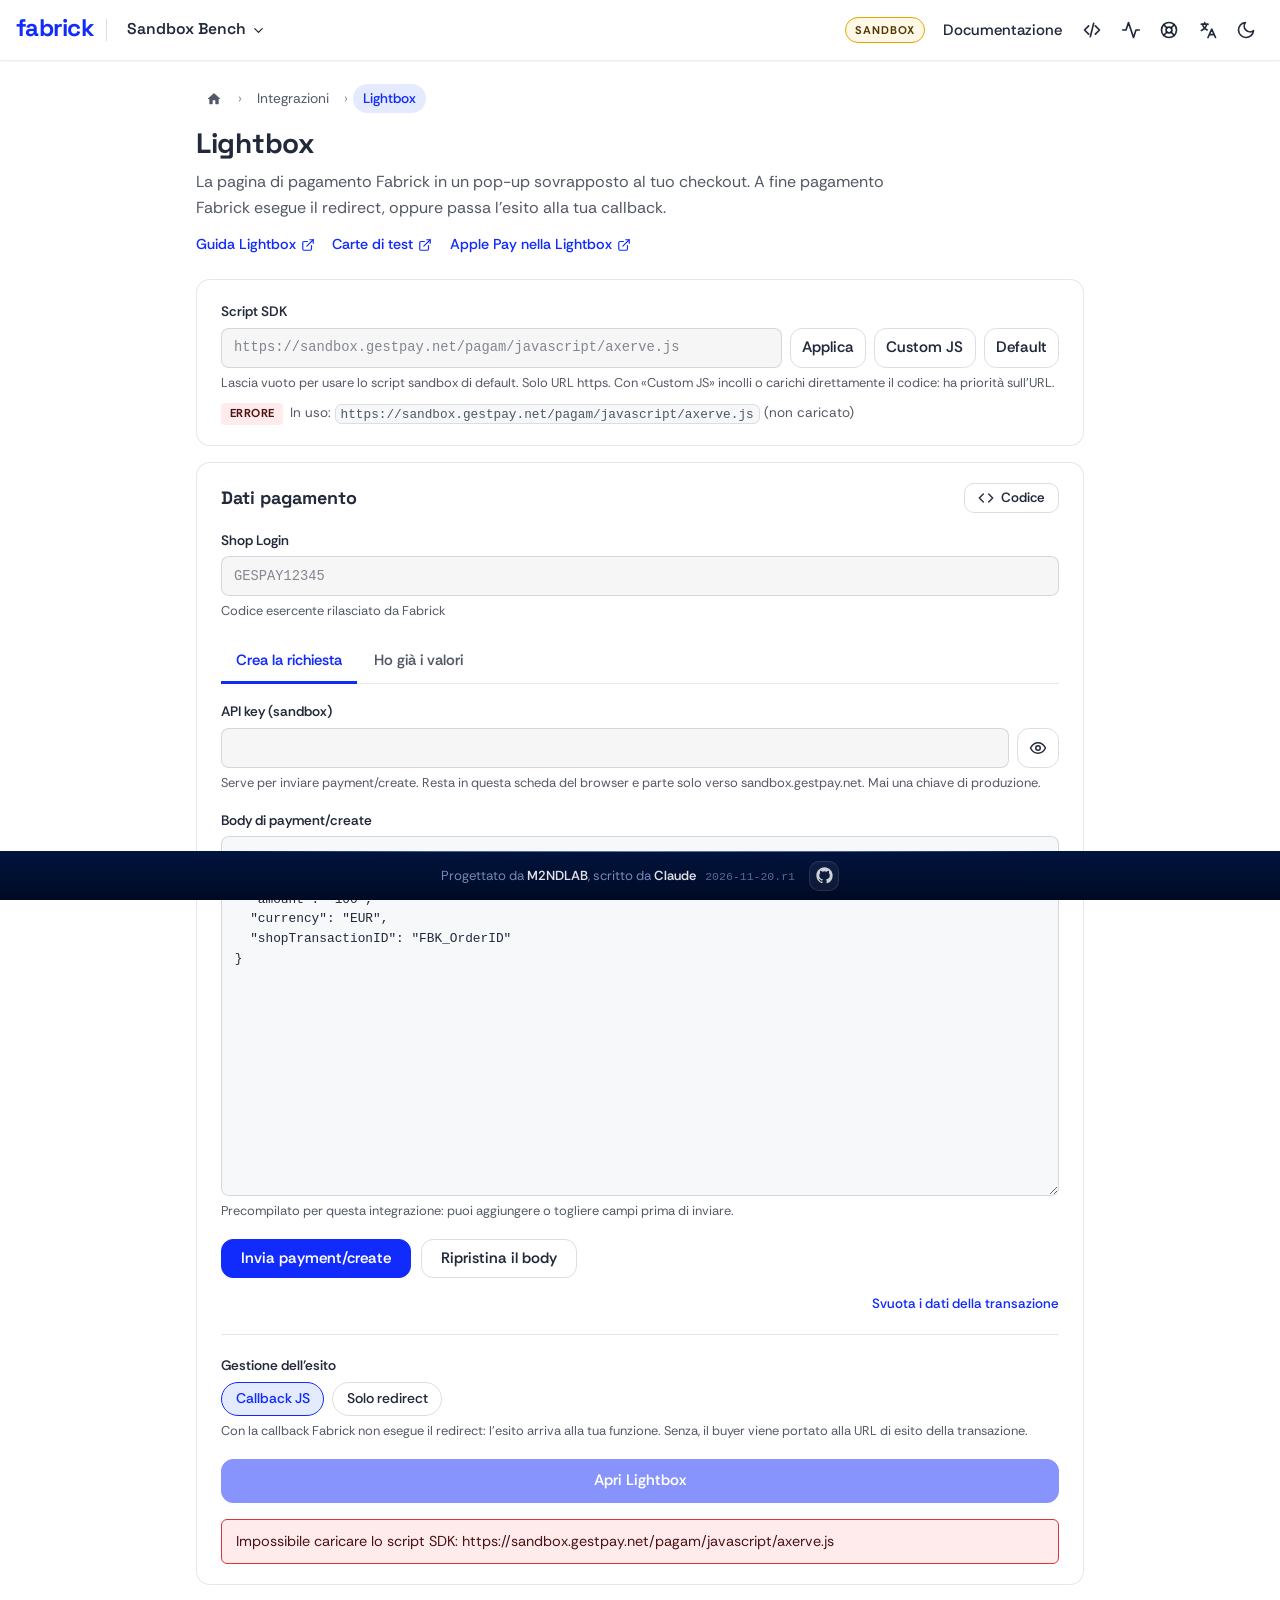
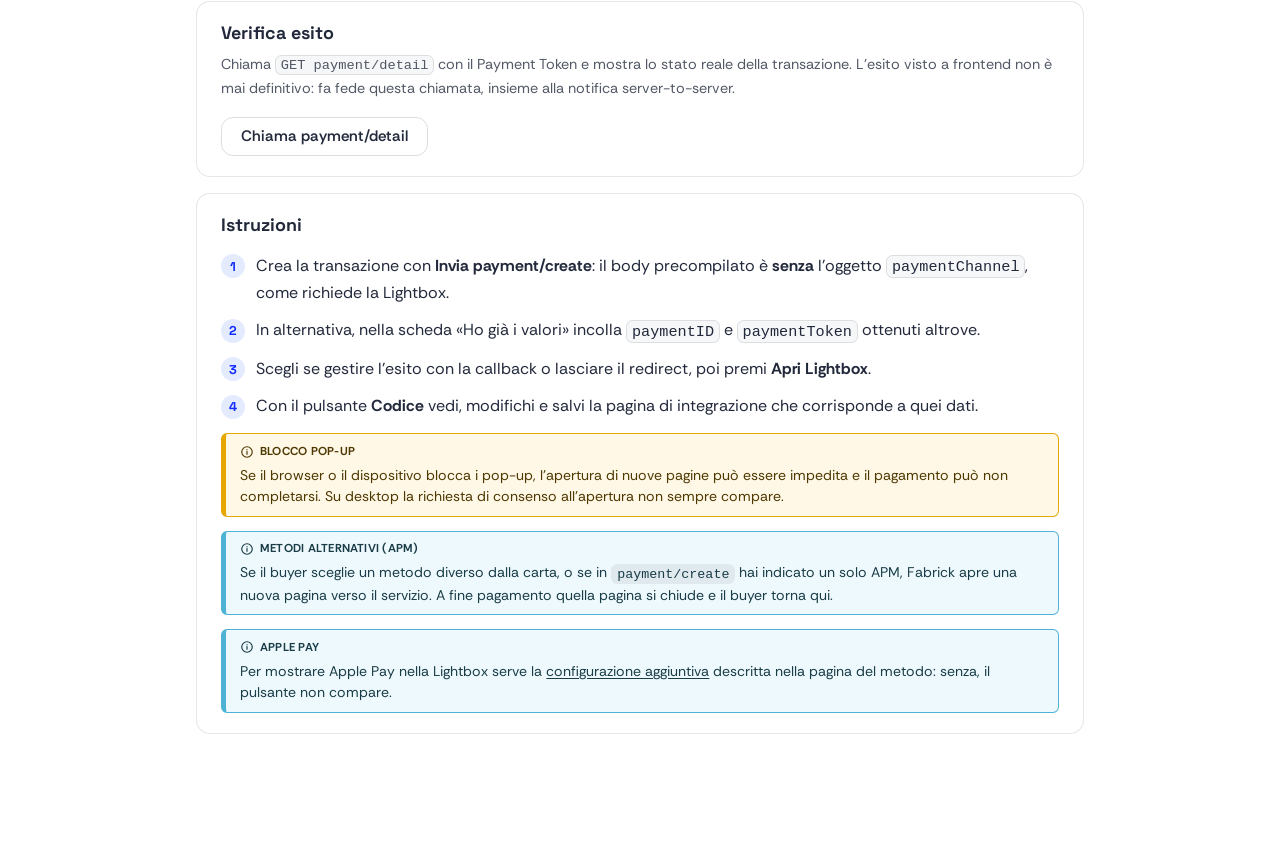
<file: lightbox.html>
<!DOCTYPE html>
<html lang="it" data-theme="light">
<head>
  <meta charset="UTF-8" />
  <meta name="viewport" content="width=device-width, initial-scale=1" />
  <meta name="robots" content="noindex" />
  <title>Lightbox — Fabrick Sandbox Bench</title>
  <script src="assets/js/theme-init.js"></script>
  <link rel="stylesheet" href="assets/css/bench.css" />
  <link rel="stylesheet" href="assets/css/lightbox.css" />
  <!-- axerve.js is not included statically: lightbox.js loads it, because this
       page lets you swap the SDK build under test (see "SDK LOADER" there).
       The pay button stays disabled until the script has loaded. -->
</head>
<body>
  <header id="navbar"></header>

  <main class="page">
    <div id="crumbs"></div>

    <div class="page-head">
      <h1 data-t="lb.1">Lightbox</h1>
      <p class="lead" data-t="lb.2">La pagina di pagamento Fabrick in un pop-up sovrapposto al tuo checkout. A fine pagamento Fabrick esegue il redirect, oppure passa l’esito alla tua callback.</p>
      <div class="doc-links">
        <a data-doc="lightbox" data-icon data-t="lb.3">Guida Lightbox</a>
        <a data-doc="testCards" data-icon data-t="lb.4">Carte di test</a>
        <a data-doc="applePay" data-icon data-t="lb.5">Apple Pay nella Lightbox</a>
      </div>
    </div>

    <div id="returnHost"></div>

    <!-- Choice of the SDK script. Empty means the default URL. Changing it
         reloads the page: once a script has defined window.axerve, there is no
         clean way to replace it. -->
    <section class="card">
      <div class="field">
        <label for="sdkUrl" data-t="lb.6">Script SDK</label>
        <div class="input-row">
          <input class="input" type="text" id="sdkUrl" autocomplete="off" spellcheck="false" />
          <button type="button" class="btn btn--secondary" id="sdkApply" data-t="lb.7">Applica</button>
          <button type="button" class="btn btn--secondary" id="customJsOpen" data-t="lb.8">Custom JS</button>
          <button type="button" class="btn btn--secondary" id="sdkReset" data-t="lb.9">Default</button>
        </div>
        <small class="hint" data-t="lb.10">Lascia vuoto per usare lo script sandbox di default. Solo URL https. Con «Custom JS» incolli o carichi direttamente il codice: ha priorità sull’URL.</small>
        <div class="sdk-current" id="sdkCurrent"></div>
      </div>
    </section>

    <!-- Payment data on the front, integration code on the back. -->
    <section class="card" aria-labelledby="payCardTitle">
      <div class="card-head">
        <h2 id="payCardTitle" data-t="lb.11">Dati pagamento</h2>
        <button type="button" class="btn btn--secondary btn--sm" id="flipToggle" aria-pressed="false" aria-controls="payFlipper">
          <svg viewBox="0 0 24 24" fill="none" stroke="currentColor" stroke-width="2" stroke-linecap="round" stroke-linejoin="round" aria-hidden="true"><polyline points="16 18 22 12 16 6"/><polyline points="8 6 2 12 8 18"/></svg>
          <span id="flipToggleText" data-t="lb.12">Codice</span>
        </button>
      </div>

      <div class="flip-scene">
        <div class="flipper" id="payFlipper">

          <div class="face face--front" id="payFront">
            <div id="sessionFields"></div>
            <form id="paymentForm" class="pay-form" novalidate>

              <div class="field">
                <span class="label" id="cbLabel" data-t="lb.13">Gestione dell’esito</span>
                <div class="chips" role="radiogroup" aria-labelledby="cbLabel">
                  <label class="chip" data-t="lb.14"><input type="radio" name="callbackMode" value="enabled" checked />Callback JS</label>
                  <label class="chip" data-t="lb.15"><input type="radio" name="callbackMode" value="disabled" />Solo redirect</label>
                </div>
                <small class="hint" data-t="lb.16">Con la callback Fabrick non esegue il redirect: l’esito arriva alla tua funzione. Senza, il buyer viene portato alla URL di esito della transazione.</small>
              </div>

              <div class="actions">
                <button type="submit" class="btn btn--primary btn--block" id="payButton"><span id="buttonText" data-t="lb.17">Apri Lightbox</span></button>
              </div>
            </form>
          </div>

          <div class="face face--back" id="payBack" inert aria-label="Codice di integrazione" data-t-attr="aria-label:lb.18">
            <div class="code-bar">
              <div class="tabs tabs--files" role="tablist" aria-label="File">
                <button type="button" class="tabs__item" role="tab" id="tab-html" data-file="html" aria-controls="code-html" aria-selected="true" data-t="lb.19">index.html</button>
                <button type="button" class="tabs__item" role="tab" id="tab-css" data-file="css" aria-controls="code-css" aria-selected="false" tabindex="-1" data-t="lb.20">style.css</button>
                <button type="button" class="tabs__item" role="tab" id="tab-js" data-file="js" aria-controls="code-js" aria-selected="false" tabindex="-1" data-t="lb.21">app.js</button>
              </div>
              <div class="seg" role="group" aria-label="Struttura del codice" data-t-attr="aria-label:lb.22">
                <button type="button" class="seg__btn" data-structure="split" aria-pressed="true" data-t="lb.23">File separati</button>
                <button type="button" class="seg__btn" data-structure="single" aria-pressed="false" data-t="lb.24">File unico</button>
              </div>
            </div>

            <label for="code-html" class="sr-only" data-t="lb.25">Codice HTML</label>
            <textarea class="code-editor" id="code-html" role="tabpanel" aria-labelledby="tab-html" spellcheck="false" autocomplete="off" autocapitalize="off"></textarea>
            <label for="code-css" class="sr-only" data-t="lb.26">Codice CSS</label>
            <textarea class="code-editor" id="code-css" role="tabpanel" aria-labelledby="tab-css" spellcheck="false" autocomplete="off" autocapitalize="off" hidden></textarea>
            <label for="code-js" class="sr-only" data-t="lb.27">Codice JavaScript</label>
            <textarea class="code-editor" id="code-js" role="tabpanel" aria-labelledby="tab-js" spellcheck="false" autocomplete="off" autocapitalize="off" hidden></textarea>

            <div class="code-meta">
              <span id="codeState"></span>
              <span id="codeMeta"></span>
            </div>
            <div class="status status--info code-note" id="codeNote" role="status" aria-live="polite" hidden></div>

            <div class="actions">
              <button type="button" class="btn btn--secondary btn--sm" id="codeCopy" data-t="lb.28">Copia</button>
              <button type="button" class="btn btn--secondary btn--sm" id="codeDownload" data-t="lb.29">Scarica</button>
              <button type="button" class="btn btn--secondary btn--sm" id="codeRegenerate" data-t="lb.30">Rigenera dai dati</button>
              <div class="right">
                <button type="button" class="btn btn--primary btn--sm" id="codeSave" data-t="lb.31">Salva</button>
              </div>
            </div>
          </div>

        </div>
      </div>

      <!-- Outside the faces: Lightbox outcomes arrive asynchronously and must
           stay visible even when the card is turned over. -->
      <div id="statusMessage"></div>
    </section>

    <section class="card" id="detailCard"></section>

    <section class="card">
      <h2 data-t="lb.32">Istruzioni</h2>
      <ol class="steps">
        <li data-t="lb.33">Crea la transazione con <strong>Invia payment/create</strong>: il body precompilato è <strong>senza</strong> l’oggetto <code>paymentChannel</code>, come richiede la Lightbox.</li>
        <li data-t="lb.34">In alternativa, nella scheda «Ho già i valori» incolla <code>paymentID</code> e <code>paymentToken</code> ottenuti altrove.</li>
        <li data-t="lb.35">Scegli se gestire l’esito con la callback o lasciare il redirect, poi premi <strong>Apri Lightbox</strong>.</li>
        <li data-t="lb.36">Con il pulsante <strong>Codice</strong> vedi, modifichi e salvi la pagina di integrazione che corrisponde a quei dati.</li>
      </ol>

      <div class="mt admonition admonition--warning">
        <div class="admonition__title" data-t="lb.37">Blocco pop-up</div>
        <p data-t="lb.38">Se il browser o il dispositivo blocca i pop-up, l’apertura di nuove pagine può essere impedita e il pagamento può non completarsi. Su desktop la richiesta di consenso all’apertura non sempre compare.</p>
      </div>
      <div class="admonition admonition--info">
        <div class="admonition__title" data-t="lb.39">Metodi alternativi (APM)</div>
        <p data-t="lb.40">Se il buyer sceglie un metodo diverso dalla carta, o se in <code>payment/create</code> hai indicato un solo APM, Fabrick apre una nuova pagina verso il servizio. A fine pagamento quella pagina si chiude e il buyer torna qui.</p>
      </div>
      <div class="admonition admonition--info">
        <div class="admonition__title" data-t="lb.41">Apple Pay</div>
        <p data-t="lb.42">Per mostrare Apple Pay nella Lightbox serve la <a data-doc="applePay">configurazione aggiuntiva</a> descritta nella pagina del metodo: senza, il pulsante non compare.</p>
      </div>
    </section>
  </main>

  <!-- Custom JS dialog. The code is saved in this browser's localStorage and
       executed at load time in place of the SDK script. It is never read from
       the URL or the query string. -->
  <dialog class="dialog" id="customJsDialog" aria-labelledby="customJsTitle">
    <div class="dialog__inner">
      <div class="dialog__head">
        <h2 id="customJsTitle" data-t="lb.43">Custom JS</h2>
        <button type="button" class="icon-btn" id="customJsClose" aria-label="Chiudi" data-t-attr="aria-label:lb.close">
          <svg viewBox="0 0 24 24" fill="none" stroke="currentColor" stroke-width="2" stroke-linecap="round" aria-hidden="true"><path d="M6 6l12 12M18 6 6 18"/></svg>
        </button>
      </div>
      <div class="dialog__body">
        <div class="row dialog__tools">
          <button type="button" class="btn btn--secondary btn--sm" id="customJsFileBtn" data-t="lb.44">Carica file .js</button>
          <input type="file" id="customJsFile" accept=".js,.mjs,.txt,text/javascript,application/javascript" hidden />
          <button type="button" class="btn btn--secondary btn--sm" id="customJsCopy" data-t="lb.45">Copia</button>
        </div>
        <label for="customJsCode" class="sr-only" data-t="lb.46">Codice JavaScript</label>
        <textarea class="code-editor" id="customJsCode" spellcheck="false" autocomplete="off" autocapitalize="off" placeholder="Incolla qui il codice dello script SDK, oppure carica un file .js" data-t-attr="placeholder:lb.ph"></textarea>
        <div class="code-meta" id="customJsMeta"></div>
        <div class="checks" id="customJsChecks" aria-live="polite"></div>
      </div>
      <div class="dialog__foot">
        <button type="button" class="btn btn--danger btn--sm" id="customJsRemove" data-t="lb.47">Rimuovi custom JS</button>
        <div class="right">
          <button type="button" class="btn btn--secondary btn--sm" id="customJsCancel" data-t="lb.48">Annulla</button>
          <button type="button" class="btn btn--primary btn--sm" id="customJsSave" data-t="lb.49">Salva e carica</button>
        </div>
      </div>
    </div>
  </dialog>

  <footer id="footer"></footer>

  <script src="assets/js/i18n.en.js"></script>
  <script src="assets/js/core.js"></script>
  <script src="assets/js/lightbox.js"></script>
</body>
</html>
</file>
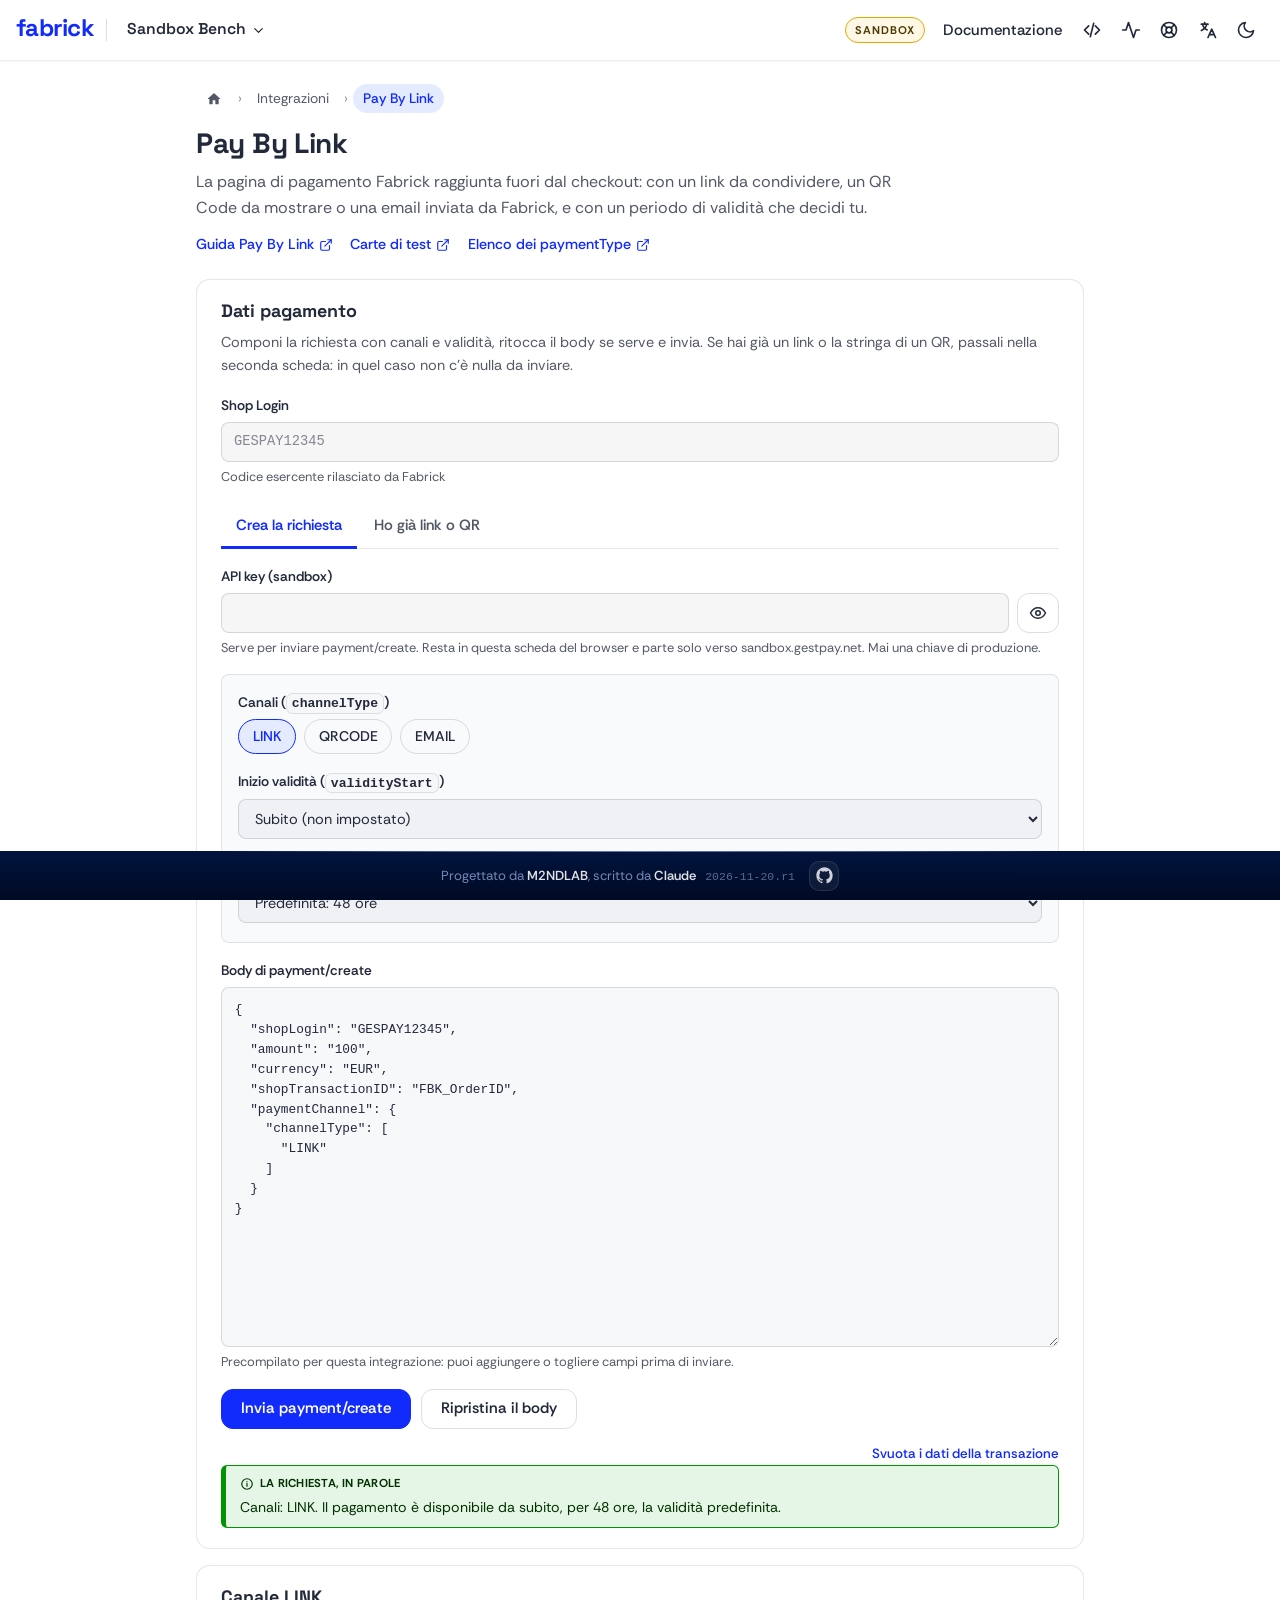
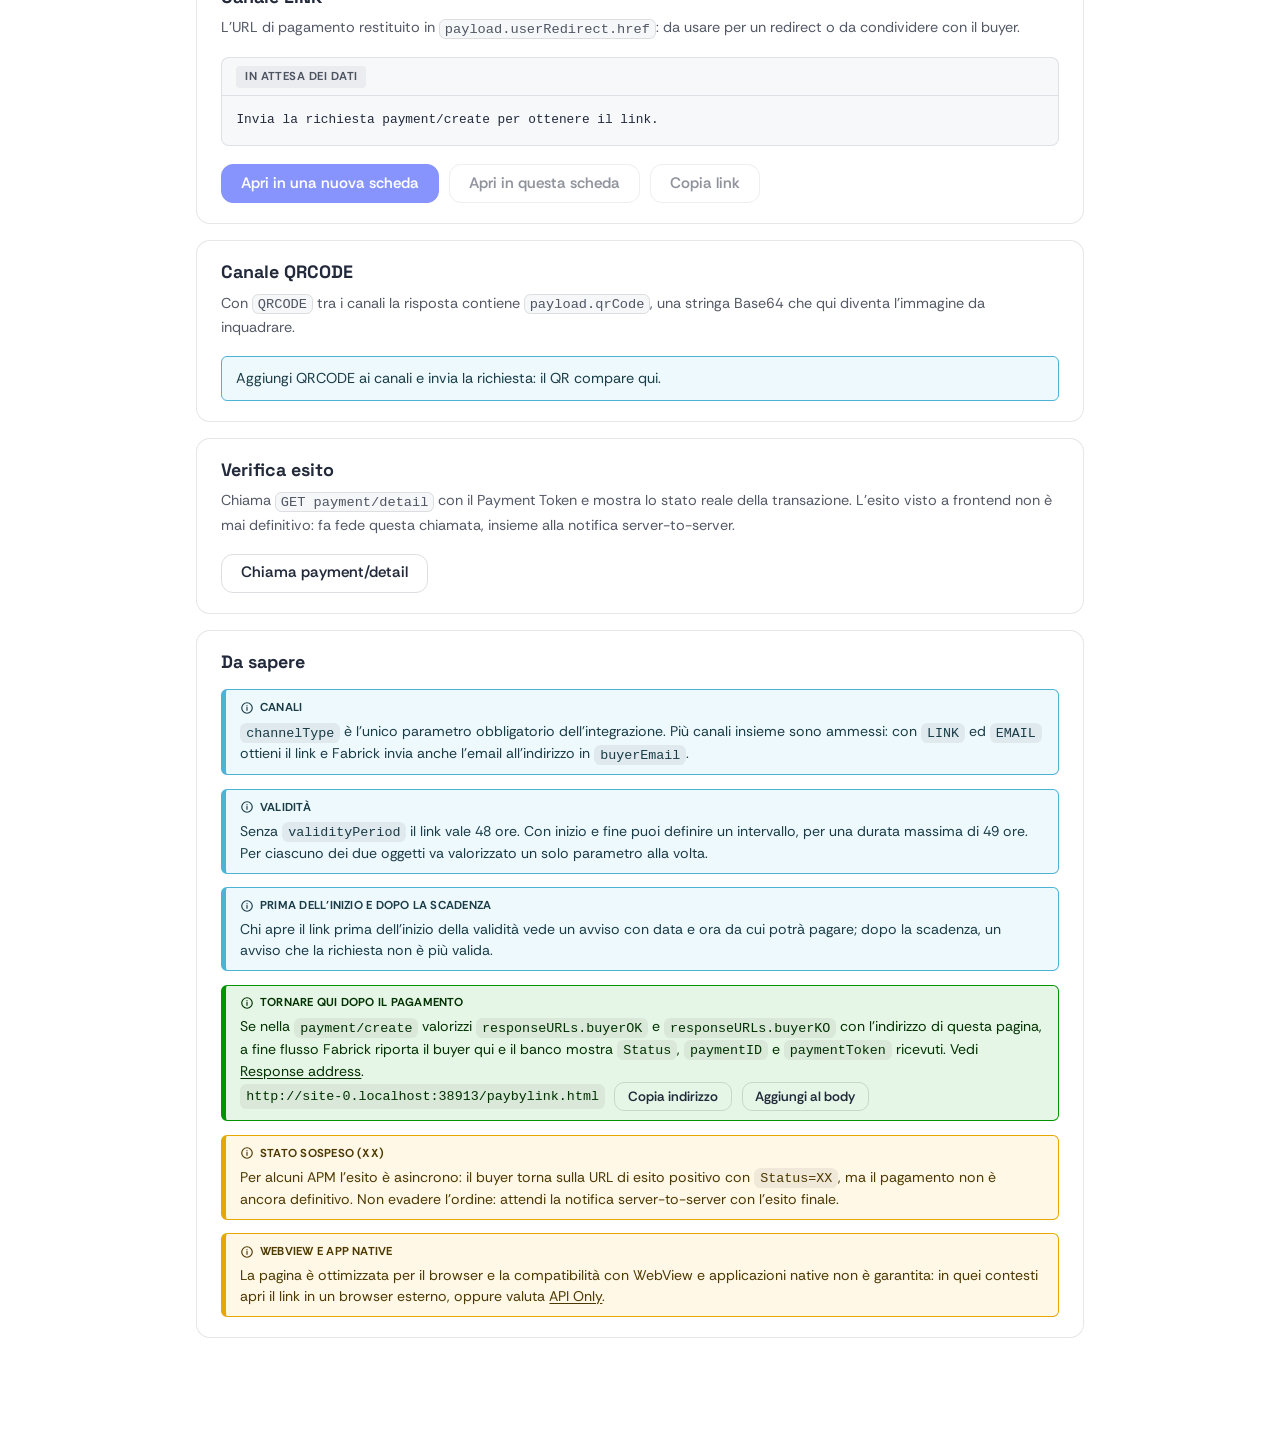
<file: paybylink.html>
<!DOCTYPE html>
<html lang="it" data-theme="light">
<head>
  <meta charset="UTF-8" />
  <meta name="viewport" content="width=device-width, initial-scale=1" />
  <meta name="robots" content="noindex" />
  <title>Pay By Link — Fabrick Sandbox Bench</title>
  <script src="assets/js/theme-init.js"></script>
  <link rel="stylesheet" href="assets/css/bench.css" />
  <link rel="stylesheet" href="assets/css/paybylink.css" />
</head>
<body>
  <header id="navbar"></header>

  <main class="page">
    <div id="crumbs"></div>

    <div class="page-head">
      <h1 data-t="pbl.1">Pay By Link</h1>
      <p class="lead" data-t="pbl.2">La pagina di pagamento Fabrick raggiunta fuori dal checkout: con un link da condividere, un QR Code da mostrare o una email inviata da Fabrick, e con un periodo di validità che decidi tu.</p>
      <div class="doc-links">
        <a data-doc="paybylink" data-icon data-t="pbl.3">Guida Pay By Link</a>
        <a data-doc="testCards" data-icon data-t="pbl.4">Carte di test</a>
        <a data-doc="paymentTypes" data-icon data-t="pbl.5">Elenco dei paymentType</a>
      </div>
    </div>

    <div id="returnHost"></div>

    <section class="card">
      <h2 data-t="pbl.6">Dati pagamento</h2>
      <p class="card-sub" data-t="pbl.7">Componi la richiesta con canali e validità, ritocca il body se serve e invia. Se hai già un link o la stringa di un QR, passali nella seconda scheda: in quel caso non c’è nulla da inviare.</p>
      <div id="sessionFields"></div>
      <div id="builderSummary"></div>
    </section>

    <section class="card">
      <h2 data-t="pbl.8">Canale LINK</h2>
      <p class="card-sub" data-t="pbl.9">L’URL di pagamento restituito in <code>payload.userRedirect.href</code>: da usare per un redirect o da condividere con il buyer.</p>
      <div id="linkHost"></div>
    </section>

    <section class="card">
      <h2 data-t="pbl.10">Canale QRCODE</h2>
      <p class="card-sub" data-t="pbl.11">Con <code>QRCODE</code> tra i canali la risposta contiene <code>payload.qrCode</code>, una stringa Base64 che qui diventa l’immagine da inquadrare.</p>
      <div id="qrStatus"></div>
      <div class="qr" id="qrPanel" hidden>
        <div class="qr__frame"><img id="qrImage" alt="QR Code" / data-t-attr="alt:pbl.12"></div>
        <div class="qr__side">
          <div class="field">
            <label for="qrSize" data-t="pbl.13">Dimensione a video: <span id="qrSizeValue">240</span> px</label>
            <input type="range" id="qrSize" min="120" max="420" step="20" value="240" />
            <small class="hint" data-t="pbl.14">Ingrandire oltre la risoluzione originale sfoca i moduli: per la stampa conviene generare il QR dal link.</small>
          </div>
          <dl class="kv" id="qrMeta"></dl>
          <div class="actions">
            <button type="button" class="btn btn--secondary btn--sm" id="qrDownload" data-t="pbl.15">Scarica PNG</button>
            <button type="button" class="btn btn--secondary btn--sm" id="qrCopy" data-t="pbl.16">Copia data URI</button>
          </div>
        </div>
      </div>
    </section>

    <section class="card" id="detailCard"></section>

    <section class="card">
      <h2 data-t="pbl.17">Da sapere</h2>
      <div class="admonition admonition--info">
        <div class="admonition__title" data-t="pbl.18">Canali</div>
        <p data-t="pbl.19"><code>channelType</code> è l’unico parametro obbligatorio dell’integrazione. Più canali insieme sono ammessi: con <code>LINK</code> ed <code>EMAIL</code> ottieni il link e Fabrick invia anche l’email all’indirizzo in <code>buyerEmail</code>.</p>
      </div>
      <div class="admonition admonition--info">
        <div class="admonition__title" data-t="pbl.20">Validità</div>
        <p data-t="pbl.21">Senza <code>validityPeriod</code> il link vale 48 ore. Con inizio e fine puoi definire un intervallo, per una durata massima di 49 ore. Per ciascuno dei due oggetti va valorizzato un solo parametro alla volta.</p>
      </div>
      <div class="admonition admonition--info">
        <div class="admonition__title" data-t="pbl.22">Prima dell’inizio e dopo la scadenza</div>
        <p data-t="pbl.23">Chi apre il link prima dell’inizio della validità vede un avviso con data e ora da cui potrà pagare; dopo la scadenza, un avviso che la richiesta non è più valida.</p>
      </div>
      <div id="returnTip"></div>
      <div class="admonition admonition--warning">
        <div class="admonition__title" data-t="pbl.24">Stato sospeso (XX)</div>
        <p data-t="pbl.25">Per alcuni APM l’esito è asincrono: il buyer torna sulla URL di esito positivo con <code>Status=XX</code>, ma il pagamento non è ancora definitivo. Non evadere l’ordine: attendi la notifica server-to-server con l’esito finale.</p>
      </div>
      <div class="admonition admonition--warning">
        <div class="admonition__title" data-t="pbl.26">WebView e app native</div>
        <p data-t="pbl.27">La pagina è ottimizzata per il browser e la compatibilità con WebView e applicazioni native non è garantita: in quei contesti apri il link in un browser esterno, oppure valuta <a href="apionly.html">API Only</a>.</p>
      </div>
    </section>
  </main>

  <footer id="footer"></footer>

  <script src="assets/js/i18n.en.js"></script>
  <script src="assets/js/core.js"></script>
  <script src="assets/js/paybylink.js"></script>
</body>
</html>
</file>
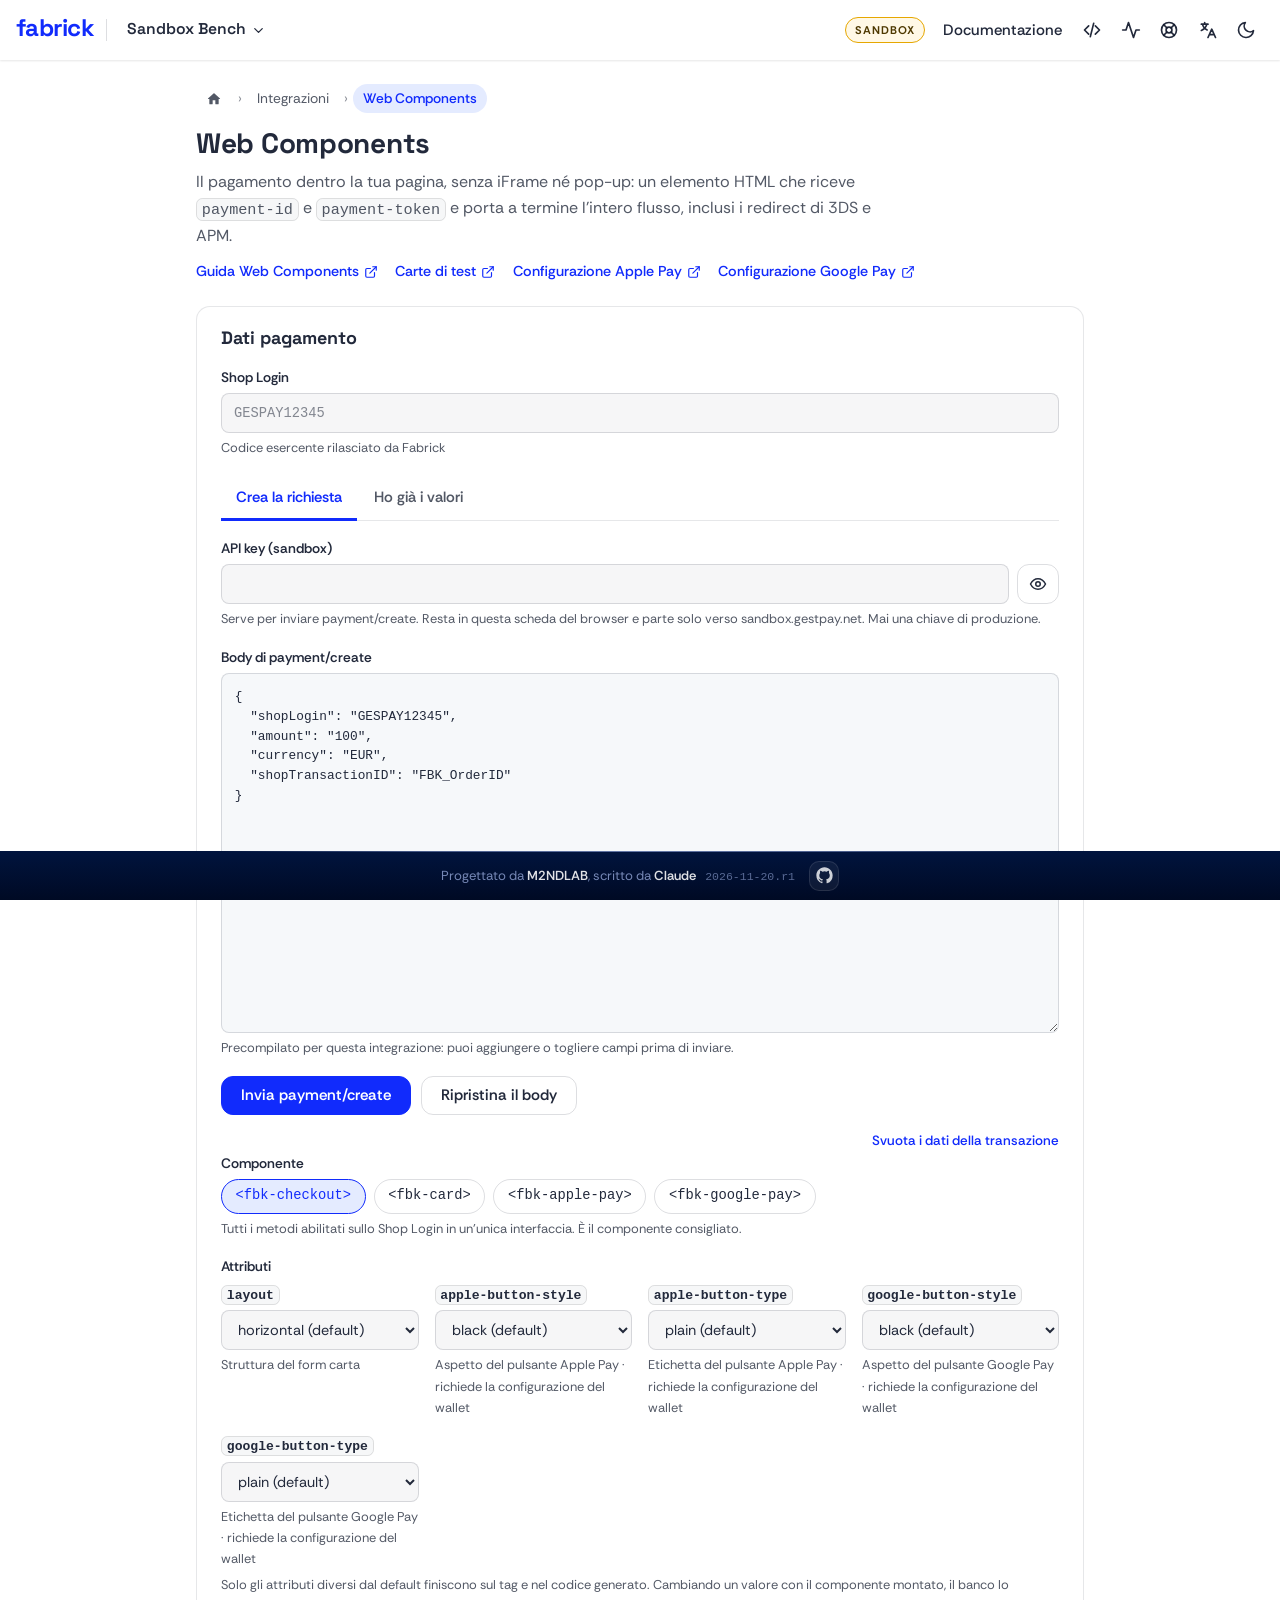
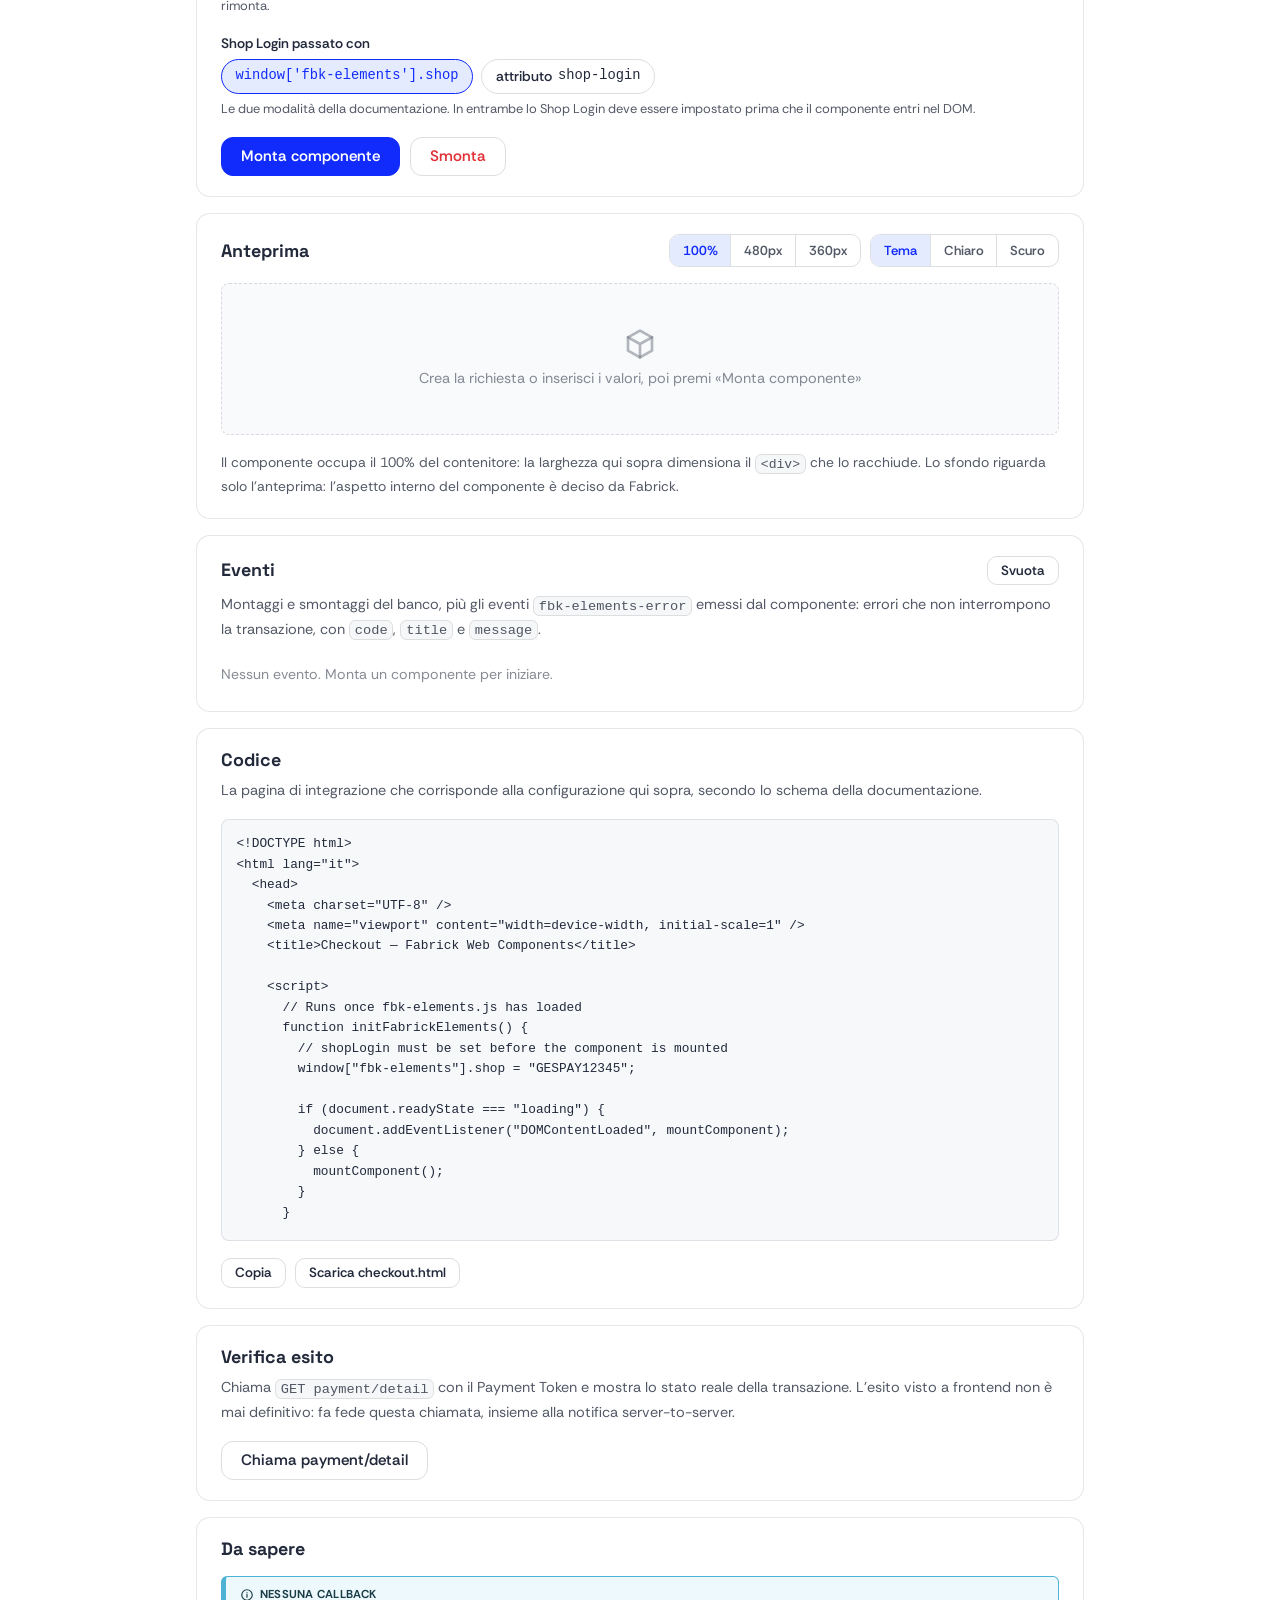
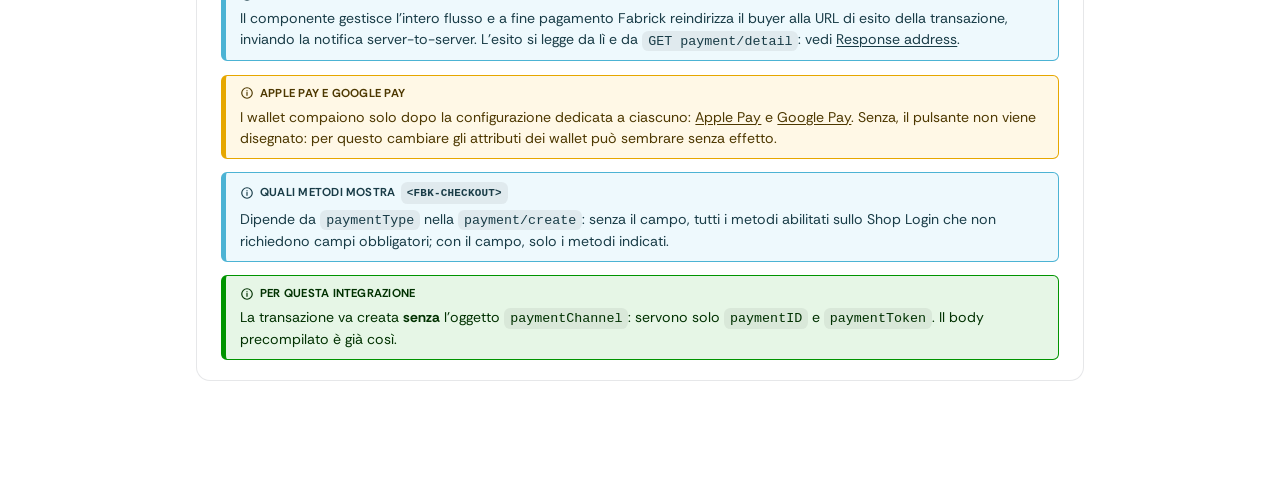
<file: webcomponents.html>
<!DOCTYPE html>
<html lang="it" data-theme="light">
<head>
  <meta charset="UTF-8" />
  <meta name="viewport" content="width=device-width, initial-scale=1" />
  <meta name="robots" content="noindex" />
  <title>Web Components — Fabrick Sandbox Bench</title>
  <script src="assets/js/theme-init.js"></script>
  <link rel="stylesheet" href="assets/css/bench.css" />
  <!-- Fabrick Web Components, sandbox build. Loaded statically in the <head>,
       as the documentation requires: the script registers the custom elements,
       and they must exist before any of them is created. -->
  <script src="https://sandbox-web.axerve.com/orchestra/checkout/assets/elements/fbk-elements.js"></script>
</head>
<body>
  <header id="navbar"></header>

  <main class="page">
    <div id="crumbs"></div>

    <div class="page-head">
      <h1 data-t="wc.1">Web Components</h1>
      <p class="lead" data-t="wc.2">Il pagamento dentro la tua pagina, senza iFrame né pop-up: un elemento HTML che riceve <code>payment-id</code> e <code>payment-token</code> e porta a termine l’intero flusso, inclusi i redirect di 3DS e APM.</p>
      <div class="doc-links">
        <a data-doc="webcomponents" data-icon data-t="wc.3">Guida Web Components</a>
        <a data-doc="testCards" data-icon data-t="wc.4">Carte di test</a>
        <a data-doc="applePay" data-icon data-t="wc.5">Configurazione Apple Pay</a>
        <a data-doc="googlePay" data-icon data-t="wc.6">Configurazione Google Pay</a>
      </div>
    </div>

    <div id="returnHost"></div>

    <section class="card">
      <h2 data-t="wc.7">Dati pagamento</h2>
      <div id="sessionFields"></div>

      <div class="field">
        <span class="label" id="compLabel" data-t="wc.8">Componente</span>
        <div class="chips" id="componentPicker" role="radiogroup" aria-labelledby="compLabel"></div>
        <small class="hint" id="componentAbout"></small>
      </div>

      <div class="field">
        <span class="label" data-t="wc.9">Attributi</span>
        <div class="field-grid" id="attrFields"></div>
        <small class="hint" data-t="wc.10">Solo gli attributi diversi dal default finiscono sul tag e nel codice generato. Cambiando un valore con il componente montato, il banco lo rimonta.</small>
      </div>

      <div class="field">
        <span class="label" id="shopModeLabel" data-t="wc.11">Shop Login passato con</span>
        <div class="chips" role="radiogroup" aria-labelledby="shopModeLabel">
          <label class="chip"><input type="radio" name="shopMode" value="js" checked /><code>window['fbk-elements'].shop</code></label>
          <label class="chip" data-t="wc.12"><input type="radio" name="shopMode" value="attr" />attributo <code>shop-login</code></label>
        </div>
        <small class="hint" data-t="wc.13">Le due modalità della documentazione. In entrambe lo Shop Login deve essere impostato prima che il componente entri nel DOM.</small>
      </div>

      <div class="actions">
        <button type="button" class="btn btn--primary" id="mountBtn" data-t="wc.14">Monta componente</button>
        <button type="button" class="btn btn--danger" id="unmountBtn" data-t="wc.15">Smonta</button>
      </div>
      <div id="statusMessage"></div>
    </section>

    <!-- CONTAINMENT: this card and its ancestors carry no overflow, transform,
         filter or contain. The component opens its own overlays (3DS, wallet
         sheets) and they must be free to cover the viewport. -->
    <section class="card">
      <div class="card-head">
        <h2 data-t="wc.16">Anteprima</h2>
        <div class="row">
          <div class="seg" role="group" aria-label="Larghezza del contenitore" id="widthSeg" data-t-attr="aria-label:wc.17">
            <button type="button" class="seg__btn" data-width="100%" aria-pressed="true">100%</button>
            <button type="button" class="seg__btn" data-width="480px" aria-pressed="false" data-t="wc.18">480px</button>
            <button type="button" class="seg__btn" data-width="360px" aria-pressed="false" data-t="wc.19">360px</button>
          </div>
          <div class="seg" role="group" aria-label="Sfondo dell’anteprima" id="surfaceSeg" data-t-attr="aria-label:wc.20">
            <button type="button" class="seg__btn" data-surface="auto" aria-pressed="true" data-t="wc.21">Tema</button>
            <button type="button" class="seg__btn" data-surface="light" aria-pressed="false" data-t="wc.22">Chiaro</button>
            <button type="button" class="seg__btn" data-surface="dark" aria-pressed="false" data-t="wc.23">Scuro</button>
          </div>
        </div>
      </div>
      <div class="mount" id="mount" data-surface="auto">
        <div class="mount__inner" id="mountInner"></div>
      </div>
      <p class="mt small muted" data-t="wc.24">Il componente occupa il 100% del contenitore: la larghezza qui sopra dimensiona il <code>&lt;div&gt;</code> che lo racchiude. Lo sfondo riguarda solo l’anteprima: l’aspetto interno del componente è deciso da Fabrick.</p>
    </section>

    <section class="card">
      <div class="card-head">
        <h2 data-t="wc.25">Eventi</h2>
        <button type="button" class="btn btn--secondary btn--sm" id="clearLog" data-t="wc.26">Svuota</button>
      </div>
      <p class="card-sub" data-t="wc.27">Montaggi e smontaggi del banco, più gli eventi <code>fbk-elements-error</code> emessi dal componente: errori che non interrompono la transazione, con <code>code</code>, <code>title</code> e <code>message</code>.</p>
      <ul class="log" id="eventLog"></ul>
    </section>

    <section class="card">
      <h2 data-t="wc.28">Codice</h2>
      <p class="card-sub" data-t="wc.29">La pagina di integrazione che corrisponde alla configurazione qui sopra, secondo lo schema della documentazione.</p>
      <div id="codeHost"></div>
    </section>

    <section class="card" id="detailCard"></section>

    <section class="card">
      <h2 data-t="wc.30">Da sapere</h2>
      <div class="admonition admonition--info">
        <div class="admonition__title" data-t="wc.31">Nessuna callback</div>
        <p data-t="wc.32">Il componente gestisce l’intero flusso e a fine pagamento Fabrick reindirizza il buyer alla URL di esito della transazione, inviando la notifica server-to-server. L’esito si legge da lì e da <code>GET payment/detail</code>: vedi <a data-doc="responseAddress">Response address</a>.</p>
      </div>
      <div class="admonition admonition--warning">
        <div class="admonition__title" data-t="wc.33">Apple Pay e Google Pay</div>
        <p data-t="wc.34">I wallet compaiono solo dopo la configurazione dedicata a ciascuno: <a data-doc="applePay">Apple Pay</a> e <a data-doc="googlePay">Google Pay</a>. Senza, il pulsante non viene disegnato: per questo cambiare gli attributi dei wallet può sembrare senza effetto.</p>
      </div>
      <div class="admonition admonition--info">
        <div class="admonition__title" data-t="wc.35">Quali metodi mostra <code>&lt;fbk-checkout&gt;</code></div>
        <p data-t="wc.36">Dipende da <code>paymentType</code> nella <code>payment/create</code>: senza il campo, tutti i metodi abilitati sullo Shop Login che non richiedono campi obbligatori; con il campo, solo i metodi indicati.</p>
      </div>
      <div class="admonition admonition--tip">
        <div class="admonition__title" data-t="wc.37">Per questa integrazione</div>
        <p data-t="wc.38">La transazione va creata <strong>senza</strong> l’oggetto <code>paymentChannel</code>: servono solo <code>paymentID</code> e <code>paymentToken</code>. Il body precompilato è già così.</p>
      </div>
    </section>
  </main>

  <footer id="footer"></footer>

  <script src="assets/js/i18n.en.js"></script>
  <script src="assets/js/core.js"></script>
  <script src="assets/js/webcomponents.js"></script>
</body>
</html>
</file>
<file: assets/css/bench.css>
/* ═══════════════════════════════════════════════════════════════════════════
   bench.css — shared by every page

   DESIGN SOURCE
   The visual language is the one of the Fabrick documentation site
   (Docusaurus, src/css/custom.css). Tokens are transcribed, not invented:
     primary scale   #112bfc … #e4ebff          custom.css, section 2
     dark primary    #b6cafe                    custom.css, section 2
     body font       Rethink Sans               custom.css, section 1
     heading font    Space Grotesk, weight 700  custom.css, section 3
     ui tokens       --ui-border, --ui-text …   custom.css, section 2
     hero blue       #163bff                    index.module.css
     footer navy     rgb(1,20,62) → rgb(0,10,36) custom.css, section 13
     cards           14px radius, lift on hover overview.module.css
   Whatever the documentation leaves to the Docusaurus defaults (page
   background, navbar, admonition colours, tables, inline code) uses the
   Infima default values, so a page of the bench sits next to a page of the
   documentation without a seam.

   CONTAINMENT RULE — read before touching layout
   No ancestor of .mount may carry overflow, transform, filter,
   backdrop-filter, perspective, will-change or contain. Each of them either
   clips positioned descendants or establishes a containing block that anchors
   even position:fixed elements to that ancestor instead of the viewport. A
   payment component opens overlays (3DS challenge, wallet sheets): trapped in
   a panel, the flow cannot complete. position:sticky is safe and is the only
   positioning used on structural elements. Scrolling is confined to .scroll-x,
   which holds code and tables and never an integration container.

   SECTIONS
     1. Fonts            6. Buttons, chips, tabs     11. Code
     2. Tokens           7. Forms                    12. Tables
     3. Base             8. Admonitions, status      13. Dialog
     4. Navbar           9. Mount area               14. Footer
     5. Page, cards     10. Key/value lists          15. Responsive, motion
   ═══════════════════════════════════════════════════════════════════════════ */


/* ═══════════════════════════════════════════════════════════════════════════
   1. FONTS
   Self-hosted, as on the documentation site: no request leaves for a font CDN,
   so no consent banner is owed for typography. Variable files, split by
   unicode-range so the latin-ext file is only fetched when a glyph needs it.
   Licence: SIL OFL 1.1, texts in assets/fonts/.
   ═══════════════════════════════════════════════════════════════════════════ */
@font-face {
  font-family: "Rethink Sans";
  src: url("../fonts/rethink-sans-latin-wght-normal.woff2") format("woff2");
  font-weight: 400 800;
  font-style: normal;
  font-display: swap;
  unicode-range: U+0000-00FF, U+0131, U+0152-0153, U+02BB-02BC, U+02C6, U+02DA, U+02DC, U+0304, U+0308, U+0329, U+2000-206F, U+20AC, U+2122, U+2191, U+2193, U+2212, U+2215, U+FEFF, U+FFFD;
}
@font-face {
  font-family: "Rethink Sans";
  src: url("../fonts/rethink-sans-latin-ext-wght-normal.woff2") format("woff2");
  font-weight: 400 800;
  font-style: normal;
  font-display: swap;
  unicode-range: U+0100-02BA, U+02BD-02C5, U+02C7-02CC, U+02CE-02D7, U+02DD-02FF, U+1D00-1DBF, U+1E00-1E9F, U+1EF2-1EFF, U+2020, U+20A0-20AB, U+20AD-20C0, U+2113, U+2C60-2C7F, U+A720-A7FF;
}
@font-face {
  font-family: "Space Grotesk";
  src: url("../fonts/space-grotesk-latin-wght-normal.woff2") format("woff2");
  font-weight: 300 700;
  font-style: normal;
  font-display: swap;
  unicode-range: U+0000-00FF, U+0131, U+0152-0153, U+02BB-02BC, U+02C6, U+02DA, U+02DC, U+0304, U+0308, U+0329, U+2000-206F, U+20AC, U+2122, U+2191, U+2193, U+2212, U+2215, U+FEFF, U+FFFD;
}
@font-face {
  font-family: "Space Grotesk";
  src: url("../fonts/space-grotesk-latin-ext-wght-normal.woff2") format("woff2");
  font-weight: 300 700;
  font-style: normal;
  font-display: swap;
  unicode-range: U+0100-02BA, U+02BD-02C5, U+02C7-02CC, U+02CE-02D7, U+02DD-02FF, U+1D00-1DBF, U+1E00-1E9F, U+1EF2-1EFF, U+2020, U+20A0-20AB, U+20AD-20C0, U+2113, U+2C60-2C7F, U+A720-A7FF;
}


/* ═══════════════════════════════════════════════════════════════════════════
   2. TOKENS
   ═══════════════════════════════════════════════════════════════════════════ */
:root {
  color-scheme: light;

  --primary: #112bfc;
  --primary-dark: #0f25d8;
  --primary-darker: #0d1fb4;
  --primary-light: #4054fd;
  --primary-lightest: #e4ebff;
  --primary-ring: rgba(17, 43, 252, 0.11);
  --primary-glow: rgba(17, 43, 252, 0.16);
  --on-primary: #ffffff;

  --hero: #163bff;
  --navy: #011642;

  --bg: #ffffff;
  --bg-soft: #f8fafc;
  --surface: #ffffff;
  --field: rgba(15, 23, 42, 0.035);
  --field-focus: #ffffff;

  --text: rgba(15, 23, 42, 0.92);
  --muted: rgba(15, 23, 42, 0.72);
  --faint: rgba(15, 23, 42, 0.5);
  --border: rgba(15, 23, 42, 0.10);
  --border-strong: rgba(15, 23, 42, 0.14);
  --hover: rgba(15, 23, 42, 0.05);

  --code-bg: rgb(246, 247, 248);
  --code-border: rgba(0, 0, 0, 0.1);
  --block-bg: #f6f8fa;

  --shadow-nav: 0 1px 2px 0 rgba(0, 0, 0, 0.1);
  --shadow-lift: 0 6px 24px rgba(15, 23, 42, 0.07), 0 1px 0 rgba(15, 23, 42, 0.03);
  --shadow-dialog: 0 18px 44px rgba(1, 22, 66, 0.18);

  /* Admonition palette: the Infima alert values Docusaurus ships with. */
  --note-bg: #fdfdfe;  --note-bd: #d4d5d8;  --note-fg: #474748;
  --info-bg: #eef9fd;  --info-bd: #4cb3d4;  --info-fg: #193c47;
  --tip-bg: #e6f6e6;   --tip-bd: #009400;   --tip-fg: #003100;
  --warn-bg: #fff8e6;  --warn-bd: #e6a700;  --warn-fg: #4d3800;
  --err-bg: #ffebec;   --err-bd: #e13238;   --err-fg: #4b1113;

  --radius: 14px;
  --radius-sm: 8px;
  --ease: 0.18s ease;

  --font: "Rethink Sans", system-ui, -apple-system, "Segoe UI", sans-serif;
  --font-head: "Space Grotesk", "Rethink Sans", system-ui, sans-serif;
  --mono: SFMono-Regular, Menlo, Monaco, Consolas, "Liberation Mono", "Courier New", monospace;

  --nav-h: 60px;
}

:root[data-theme="dark"] {
  color-scheme: dark;

  --primary: #b6cafe;
  --primary-dark: #9db4f5;
  --primary-darker: #515cb9;
  --primary-light: #daddff;
  --primary-lightest: rgba(182, 202, 254, 0.12);
  --primary-ring: rgba(182, 202, 254, 0.16);
  --primary-glow: rgba(0, 0, 0, 0.3);
  /* On the light-blue dark primary, white text fails contrast: dark ink instead. */
  --on-primary: #0b1220;

  --bg: #1b1b1d;
  --bg-soft: #161618;
  --surface: #242526;
  --field: rgba(255, 255, 255, 0.055);
  --field-focus: rgba(15, 23, 42, 0.8);

  --text: rgba(226, 232, 240, 0.92);
  --muted: rgba(226, 232, 240, 0.72);
  --faint: rgba(226, 232, 240, 0.5);
  --border: rgba(148, 163, 184, 0.18);
  --border-strong: rgba(148, 163, 184, 0.24);
  --hover: rgba(255, 255, 255, 0.05);

  --code-bg: rgba(255, 255, 255, 0.08);
  --code-border: rgba(255, 255, 255, 0.1);
  --block-bg: #1e1f24;

  --shadow-nav: 0 1px 2px 0 rgba(0, 0, 0, 0.4);
  --shadow-lift: 0 6px 24px rgba(0, 0, 0, 0.3);
  --shadow-dialog: 0 18px 44px rgba(0, 0, 0, 0.5);

  --note-bg: #474748;  --note-bd: #d4d5d8;  --note-fg: #fdfdfe;
  --info-bg: #193c47;  --info-bd: #4cb3d4;  --info-fg: #eef9fd;
  --tip-bg: #003100;   --tip-bd: #009400;   --tip-fg: #e6f6e6;
  --warn-bg: #4d3800;  --warn-bd: #e6a700;  --warn-fg: #fff8e6;
  --err-bg: #4b1113;   --err-bd: #e13238;   --err-fg: #ffebec;
}


/* ═══════════════════════════════════════════════════════════════════════════
   3. BASE
   ═══════════════════════════════════════════════════════════════════════════ */
*, *::before, *::after { box-sizing: border-box; }

/* An author rule that sets `display` beats the hidden attribute, which is only
   a UA-level `display:none`. One line here closes that whole class of bug. */
[hidden] { display: none !important; }

/* English is applied by core.js from a dictionary. Until it has run, an
   English page would show Italian text: the body stays hidden for that
   instant. theme-init.js adds .t-ready on a timer as a safety net. */
html[lang="en"]:not(.t-ready) body { visibility: hidden; }

html { -webkit-text-size-adjust: 100%; }

body {
  margin: 0;
  min-height: 100vh;
  display: flex;
  flex-direction: column;
  font-family: var(--font);
  font-size: 16px;
  line-height: 1.65;
  color: var(--text);
  background: var(--bg);
  -webkit-font-smoothing: antialiased;
}

h1, h2, h3, h4 { font-family: var(--font-head); font-weight: 700; color: var(--text); margin: 0; }
h1 { font-size: 1.75rem; line-height: 1.2; letter-spacing: -0.01em; }
h2 { font-size: 1.35rem; line-height: 1.25; }
h3 { font-size: 1.12rem; line-height: 1.3; }
p { margin: 0 0 0.85rem; }
p:last-child { margin-bottom: 0; }

a { color: var(--primary); text-decoration: none; transition: color 0.15s ease; }
a:hover { text-decoration: underline; }

*:focus-visible { outline: 0.125rem solid var(--primary); outline-offset: 0.063rem; }

code {
  font-family: var(--mono);
  font-size: 95%;
  background: var(--code-bg);
  border: 0.1rem solid var(--code-border);
  border-radius: 0.4rem;
  padding: 0.1rem 0.3rem;
  overflow-wrap: anywhere;
}

ul, ol { margin: 0 0 0.85rem; padding-left: 1.25rem; }
li { margin-bottom: 0.25rem; }

.sr-only { position: absolute; width: 1px; height: 1px; overflow: hidden; clip: rect(0 0 0 0); white-space: nowrap; }
.muted { color: var(--muted); }
.small { font-size: 0.86rem; }
.mono { font-family: var(--mono); }
.break { overflow-wrap: anywhere; }
.stack > * + * { margin-top: 1rem; }
.mt { margin-top: 1rem; }
.sub-title { margin: 1.4rem 0 0.8rem; }
.dialog__tools { margin-bottom: 0.7rem; }
.pay-form { margin-top: 1.2rem; padding-top: 1.2rem; border-top: 1px solid var(--border); }
.mt-sm { margin-top: 0.6rem; }
.mb0 { margin-bottom: 0; }
.row { display: flex; flex-wrap: wrap; gap: 0.6rem; align-items: center; }
.grow { flex: 1 1 auto; min-width: 0; }


/* ═══════════════════════════════════════════════════════════════════════════
   4. NAVBAR
   Same anatomy as the documentation navbar: logo, the product name as a menu
   of sections, then a text link and a row of icons on the right. Sticky, which
   is safe for the containment rule.
   ═══════════════════════════════════════════════════════════════════════════ */
.navbar {
  position: sticky;
  top: 0;
  z-index: 50;
  height: var(--nav-h);
  display: flex;
  align-items: center;
  gap: 0.75rem;
  padding: 0 1rem;
  background: var(--surface);
  box-shadow: var(--shadow-nav);
}
.navbar__brand { display: flex; align-items: center; color: var(--text); flex-shrink: 0; }
.navbar__brand:hover { text-decoration: none; }
.navbar__logo { height: 26px; width: auto; display: block; }
/* Shown only when the remote logo cannot be fetched (offline, blocked). */
.navbar__wordmark { font-family: var(--font-head); font-weight: 700; font-size: 1.5rem; letter-spacing: -0.03em; color: var(--primary); line-height: 1; }
.navbar__sep { width: 1px; height: 22px; background: var(--border-strong); flex-shrink: 0; }
.navbar__product {
  display: inline-flex; align-items: center; gap: 0.3rem;
  padding: 0.35rem 0.5rem; border-radius: 0.5rem;
  font-family: var(--font-head); font-weight: 600; font-size: 0.98rem;
  color: var(--text); white-space: nowrap;
}
.navbar__product:hover { color: var(--primary); text-decoration: none; background: var(--hover); }
.navbar__product svg { width: 15px; height: 15px; transition: transform var(--ease); }
.menu:hover .navbar__product svg, .menu:focus-within .navbar__product svg { transform: rotate(180deg); }

.navbar__link { padding: 0.35rem 0.6rem; border-radius: 0.5rem; font-weight: 500; font-size: 0.94rem; color: var(--text); white-space: nowrap; }
.navbar__link:hover { color: var(--primary); text-decoration: none; background: var(--hover); }

.navbar__end { margin-left: auto; display: flex; align-items: center; gap: 0.15rem; flex-shrink: 0; }
.env-badge {
  font-size: 0.7rem; font-weight: 700; letter-spacing: 0.08em; text-transform: uppercase;
  padding: 0.2rem 0.6rem; margin-right: 0.4rem;
  border-radius: 999px;
  background: var(--warn-bg); color: var(--warn-fg); border: 1px solid var(--warn-bd);
}
.icon-btn {
  width: 36px; height: 36px;
  display: inline-flex; align-items: center; justify-content: center;
  border: 0; border-radius: 50%;
  background: transparent; color: var(--text);
  cursor: pointer;
  transition: background var(--ease), color var(--ease);
}
.icon-btn:hover { background: var(--hover); color: var(--primary); text-decoration: none; }
.icon-btn svg { width: 20px; height: 20px; }
/* Only the icon of the theme you would switch to is shown. */
:root:not([data-theme="dark"]) .icon-sun,
:root[data-theme="dark"] .icon-moon { display: none; }

/* ── Menus ─────────────────────────────────────────────────────────────────
   Opened by hover and by keyboard focus with CSS alone; .is-open is the touch
   path, toggled by core.js. The panel hangs from the sticky navbar, which is
   not an ancestor of any mount area. The transparent ::before bridges the gap
   between trigger and panel, so the pointer can travel down without the menu
   closing under it. */
.menu { position: relative; display: flex; align-items: center; }
.menu__panel {
  display: none;
  position: absolute; top: 100%; left: 0;
  min-width: 15rem;
  margin-top: 6px; padding: 0.4rem;
  background: var(--surface);
  border: 1px solid var(--border);
  border-radius: 12px;
  box-shadow: var(--shadow-lift);
  z-index: 60;
}
.menu__panel::before { content: ""; position: absolute; left: 0; right: 0; top: -8px; height: 8px; }
.menu--end .menu__panel { left: auto; right: 0; }
.menu__panel--compact { min-width: 0; }
.menu:hover .menu__panel, .menu:focus-within .menu__panel, .menu.is-open .menu__panel { display: block; }
.menu__item {
  display: flex; align-items: center; gap: 0.6rem;
  width: 100%;
  padding: 0.45rem 0.7rem;
  border: 0; border-radius: 8px;
  background: none;
  font: inherit; font-size: 0.93rem; font-weight: 500;
  color: var(--text); text-align: left; white-space: nowrap;
  cursor: pointer;
}
.menu__item:hover { background: var(--hover); color: var(--primary); text-decoration: none; }
.menu__item[aria-current="page"], .menu__item[aria-checked="true"] { color: var(--primary); background: var(--primary-lightest); }
.menu__icon { display: inline-flex; color: var(--primary); }
.menu__icon svg { width: 18px; height: 18px; }
.flag { width: 21px; height: 14px; border-radius: 2px; box-shadow: 0 0 0 1px var(--border-strong); flex-shrink: 0; }


/* ═══════════════════════════════════════════════════════════════════════════
   5. PAGE, CARDS
   ═══════════════════════════════════════════════════════════════════════════ */
.page { flex: 1 0 auto; width: 100%; max-width: 920px; margin: 0 auto; padding: 1.5rem 1rem 3rem; }
.page--wide { max-width: 1200px; }

.breadcrumbs { display: flex; flex-wrap: wrap; align-items: center; gap: 0.15rem; list-style: none; padding: 0; margin: 0 0 0.9rem; font-size: 0.86rem; }
.breadcrumbs li { margin: 0; display: flex; align-items: center; gap: 0.15rem; }
.breadcrumbs li + li::before { content: "›"; color: var(--faint); padding: 0 0.15rem; }
.breadcrumbs a, .breadcrumbs span { display: inline-flex; align-items: center; padding: 0.2rem 0.65rem; border-radius: 1.5rem; color: var(--muted); }
.breadcrumbs a:hover { background: var(--hover); text-decoration: none; color: var(--text); }
.breadcrumbs [aria-current="page"] { background: var(--primary-lightest); color: var(--primary); font-weight: 500; }
.breadcrumbs svg { width: 16px; height: 16px; }

.page-head { margin-bottom: 1.4rem; }
.page-head h1 { margin-bottom: 0.5rem; }
.page-head .lead { color: var(--muted); max-width: 70ch; margin-bottom: 0.7rem; }
.doc-links { display: flex; flex-wrap: wrap; gap: 0.5rem 1.1rem; font-size: 0.9rem; }
.doc-links a { display: inline-flex; align-items: center; gap: 0.3rem; font-weight: 500; }
.doc-links svg { width: 14px; height: 14px; flex-shrink: 0; }

.card {
  background: var(--surface);
  border: 1px solid var(--border);
  border-radius: var(--radius);
  padding: 1.25rem 1.5rem;
  margin-bottom: 1rem;
}
.card-head { display: flex; align-items: center; justify-content: space-between; gap: 0.75rem; margin-bottom: 1rem; }
.card-head h2, .card > h2 { font-size: 1.12rem; }
.card > h2 { margin-bottom: 1rem; }
.card-sub { color: var(--muted); font-size: 0.9rem; margin: -0.5rem 0 1rem; }

/* Small uppercase label, the one used above column titles in the docs footer
   and above feature lists. */
.eyebrow { font-family: var(--font-head); font-size: 0.72rem; font-weight: 600; letter-spacing: 0.1em; text-transform: uppercase; color: var(--faint); margin: 0 0 0.5rem; }


/* ═══════════════════════════════════════════════════════════════════════════
   6. BUTTONS, CHIPS, TABS
   ═══════════════════════════════════════════════════════════════════════════ */
.btn {
  display: inline-flex; align-items: center; justify-content: center; gap: 0.45rem;
  padding: 0.55rem 1.2rem;
  border: 1px solid transparent;
  border-radius: 12px;
  font: inherit; font-weight: 600; font-size: 0.95rem; line-height: 1.3;
  cursor: pointer;
  white-space: nowrap;
  text-decoration: none !important;
  transition: background var(--ease), transform var(--ease), box-shadow var(--ease), border-color var(--ease), color var(--ease);
}
.btn svg { width: 16px; height: 16px; flex-shrink: 0; }
.btn:disabled { opacity: 0.5; cursor: not-allowed; }

.btn--primary { background: var(--primary); color: var(--on-primary); border-color: var(--primary); }
.btn--primary:hover:not(:disabled) { background: var(--primary-dark); border-color: var(--primary-dark); transform: translateY(-1px); box-shadow: 0 6px 16px var(--primary-glow); }

.btn--secondary { background: transparent; color: var(--text); border-color: var(--border-strong); }
.btn--secondary:hover:not(:disabled) { background: var(--primary-lightest); border-color: var(--primary); color: var(--primary); }

.btn--danger { background: transparent; color: var(--err-bd); border-color: var(--border-strong); }
.btn--danger:hover:not(:disabled) { background: var(--err-bg); border-color: var(--err-bd); color: var(--err-fg); }

.btn--confirm { background: var(--warn-bg); color: var(--warn-fg); border-color: var(--warn-bd); }
.btn--block { width: 100%; padding-top: 0.7rem; padding-bottom: 0.7rem; }
/* An anchor styled as a button has no :disabled state of its own. */
a.btn[aria-disabled="true"] { opacity: 0.5; pointer-events: none; }
.btn--sm { padding: 0.32rem 0.8rem; font-size: 0.84rem; border-radius: 10px; }

.spinner { display: inline-block; width: 14px; height: 14px; border: 2px solid currentColor; border-top-color: transparent; border-radius: 50%; opacity: 0.8; animation: spin 0.8s linear infinite; }
@keyframes spin { to { transform: rotate(360deg); } }

/* Radio and checkbox inputs rendered as pills. The native input stays in the
   DOM for keyboard and screen-reader use, visually hidden. The chip is
   position:relative so the hidden input is anchored inside it: left to the
   page, focusing it would make the browser scroll to wherever it landed. */
.chips { display: flex; flex-wrap: wrap; gap: 0.5rem; }
.chip {
  position: relative;
  display: inline-flex; align-items: center; gap: 0.4rem;
  padding: 0.3rem 0.85rem;
  border: 1px solid var(--border-strong);
  border-radius: 999px;
  font-size: 0.88rem; font-weight: 500;
  color: var(--text);
  cursor: pointer;
  user-select: none;
  margin: 0;
  transition: border-color var(--ease), background var(--ease), color var(--ease);
}
.chip:hover { border-color: var(--primary); }
.chip input { position: absolute; opacity: 0; width: 0; height: 0; }
.chip:has(input:checked) { border-color: var(--primary); color: var(--primary); background: var(--primary-lightest); }
.chip:has(input:focus-visible) { outline: 0.125rem solid var(--primary); outline-offset: 0.063rem; }
.chip code { background: none; border: 0; padding: 0; font-size: 0.86rem; }

/* Docusaurus-style tabs: underline on the active item. */
.tabs { display: flex; flex-wrap: wrap; gap: 0.1rem; border-bottom: 1px solid var(--border); margin: 0 0 1rem; padding: 0; list-style: none; }
.tabs__item {
  padding: 0.55rem 0.95rem;
  border: 0; border-bottom: 3px solid transparent;
  border-radius: 6px 6px 0 0;
  margin: 0 0 -1px;
  background: none;
  font: inherit; font-weight: 600; font-size: 0.93rem;
  color: var(--muted);
  cursor: pointer;
  transition: background var(--ease), color var(--ease);
}
.tabs__item:hover:not(:disabled) { background: var(--hover); color: var(--text); }
.tabs__item:disabled { opacity: 0.4; cursor: not-allowed; }
.tabs__item[aria-selected="true"], .tabs__item[aria-pressed="true"] { color: var(--primary); border-bottom-color: var(--primary); }
.tabs--files .tabs__item { font-family: var(--mono); font-size: 0.82rem; font-weight: 500; }

/* Segmented control, used for small either/or choices next to a title. */
.seg { display: inline-flex; border: 1px solid var(--border-strong); border-radius: 10px; }
.seg__btn { padding: 0.3rem 0.8rem; border: 0; background: transparent; color: var(--muted); font: inherit; font-size: 0.82rem; font-weight: 600; cursor: pointer; white-space: nowrap; }
.seg__btn:first-child { border-radius: 9px 0 0 9px; }
.seg__btn:last-child { border-radius: 0 9px 9px 0; }
.seg__btn + .seg__btn { border-left: 1px solid var(--border-strong); }
.seg__btn:hover { color: var(--primary); }
.seg__btn[aria-pressed="true"] { background: var(--primary-lightest); color: var(--primary); }

.pill {
  display: inline-flex; align-items: center; gap: 0.3rem;
  padding: 0.1rem 0.55rem;
  border-radius: 4px;
  font-size: 0.72rem; font-weight: 700; letter-spacing: 0.04em; text-transform: uppercase;
  background: var(--tip-bg); color: var(--tip-fg);
}
.pill--warn { background: var(--warn-bg); color: var(--warn-fg); }
.pill--err { background: var(--err-bg); color: var(--err-fg); }
.pill--info { background: var(--info-bg); color: var(--info-fg); }
.pill--muted { background: var(--hover); color: var(--muted); }


/* ═══════════════════════════════════════════════════════════════════════════
   7. FORMS
   Field states follow the documentation search bar: quiet tinted rest state,
   brand border plus soft ring on focus.
   ═══════════════════════════════════════════════════════════════════════════ */
.field { margin-bottom: 1rem; }
.field:last-child { margin-bottom: 0; }
.field > label, .field > .label { display: block; font-size: 0.86rem; font-weight: 600; color: var(--text); margin-bottom: 0.3rem; }
.field .hint { display: block; font-size: 0.8rem; color: var(--muted); margin-top: 0.25rem; }
.field .hint a { text-decoration: underline; text-underline-offset: 2px; }
.field--error .input { border-color: var(--err-bd); }

.input, .select, .textarea {
  width: 100%;
  min-height: 40px;
  padding: 0.5rem 0.75rem;
  font-family: var(--mono);
  font-size: 0.86rem;
  color: var(--text);
  background: var(--field);
  border: 1.5px solid var(--border-strong);
  border-radius: var(--radius-sm);
  transition: border-color var(--ease), box-shadow var(--ease), background var(--ease);
}
.select { font-family: var(--font); font-size: 0.9rem; cursor: pointer; }
.textarea { display: block; resize: vertical; line-height: 1.55; min-height: 96px; }
.input::placeholder, .textarea::placeholder { color: var(--faint); }
.input:hover, .select:hover, .textarea:hover { border-color: var(--faint); }
.input:focus, .select:focus, .textarea:focus {
  outline: none;
  background: var(--field-focus);
  border-color: var(--primary);
  box-shadow: 0 0 0 3px var(--primary-ring);
}
.input--sans { font-family: var(--font); font-size: 0.92rem; }

/* ── "Dati pagamento" block (built by Session.mount in core.js) ─────────── */
#sessionFields > .tabs { margin-top: 1.1rem; }
.session__slot:not(:empty) { margin-bottom: 1rem; padding: 1rem 1rem 0.2rem; border: 1px solid var(--border); border-radius: var(--radius-sm); background: var(--bg-soft); }
.session__slot .field:last-child { margin-bottom: 0.8rem; }
.code-editor--body { min-height: 230px; }
.session__stale { margin: 0.8rem 0 0; }
.session__result { margin-top: 1rem; }
.session__foot { display: flex; justify-content: flex-end; margin-top: 0.9rem; }
.input-row .btn { padding-left: 0.7rem; padding-right: 0.7rem; }
.input-row .btn svg { width: 18px; height: 18px; }

.field-grid { display: grid; grid-template-columns: repeat(auto-fit, minmax(170px, 1fr)); gap: 0 1rem; }
.field-grid--3 { grid-template-columns: 2fr 1fr 1fr 1fr; }
.input-row { display: flex; gap: 0.5rem; }
.input-row .input { flex: 1; min-width: 0; }

.actions { display: flex; flex-wrap: wrap; gap: 0.6rem; margin-top: 1.1rem; }
.actions .right { margin-left: auto; display: flex; gap: 0.6rem; }

.link-btn { background: none; border: 0; padding: 0; font: inherit; font-size: 0.84rem; font-weight: 500; color: var(--primary); cursor: pointer; }
.link-btn:hover { text-decoration: underline; }

input[type="range"] { accent-color: var(--primary); }


/* ═══════════════════════════════════════════════════════════════════════════
   8. ADMONITIONS, STATUS
   Compact variant, as tuned in custom.css section 16.
   ═══════════════════════════════════════════════════════════════════════════ */
.admonition {
  padding: 0.55rem 0.9rem;
  margin: 0.85rem 0;
  border: 1px solid var(--note-bd);
  border-left-width: 5px;
  border-radius: 6px;
  background: var(--note-bg);
  color: var(--note-fg);
  font-size: 0.88rem;
  line-height: 1.5;
}
.admonition:first-child { margin-top: 0; }
.admonition:last-child { margin-bottom: 0; }
.admonition__title { display: flex; align-items: center; gap: 0.35rem; font-size: 0.72rem; font-weight: 700; letter-spacing: 0.02em; text-transform: uppercase; margin-bottom: 0.3rem; }
.admonition__title svg { width: 14px; height: 14px; flex-shrink: 0; }
.admonition p { margin: 0 0 0.4rem; }
.admonition p:last-child { margin: 0; }
.admonition ul { margin: 0.2rem 0 0; }
.admonition code { background: rgba(0, 0, 0, 0.06); border-color: transparent; color: inherit; }
:root[data-theme="dark"] .admonition code { background: rgba(255, 255, 255, 0.12); }
/* On a tinted background the primary colour loses contrast: links inherit the
   text colour and stay recognisable through a permanent underline. */
.admonition a { color: inherit; text-decoration: underline; text-underline-offset: 2px; text-decoration-thickness: 1px; }
.admonition--info { background: var(--info-bg); border-color: var(--info-bd); color: var(--info-fg); }
.admonition--tip { background: var(--tip-bg); border-color: var(--tip-bd); color: var(--tip-fg); }
.admonition--warning { background: var(--warn-bg); border-color: var(--warn-bd); color: var(--warn-fg); }
.admonition--danger { background: var(--err-bg); border-color: var(--err-bd); color: var(--err-fg); }

.status {
  margin-top: 1rem;
  padding: 0.6rem 0.9rem;
  border: 1px solid;
  border-radius: 6px;
  font-size: 0.9rem;
  overflow-wrap: anywhere;
}
.status--success { background: var(--tip-bg); color: var(--tip-fg); border-color: var(--tip-bd); }
.status--error { background: var(--err-bg); color: var(--err-fg); border-color: var(--err-bd); }
.status--warning, .status--pending { background: var(--warn-bg); color: var(--warn-fg); border-color: var(--warn-bd); }
.status--info { background: var(--info-bg); color: var(--info-fg); border-color: var(--info-bd); }


/* ═══════════════════════════════════════════════════════════════════════════
   9. MOUNT AREA
   Where a Fabrick component or a third-party button is rendered. See the
   containment rule at the top: this block and every ancestor of it stay free of
   overflow, transform and friends.
   ═══════════════════════════════════════════════════════════════════════════ */
.mount {
  min-height: 140px;
  padding: 1.25rem;
  border: 1px dashed var(--border-strong);
  border-radius: var(--radius-sm);
  background: var(--bg-soft);
}
.mount[data-surface="light"] { background: #ffffff; color: #0f172a; }
.mount[data-surface="dark"] { background: #0f172a; color: #e2e8f0; }
.mount__inner { margin: 0 auto; max-width: 100%; }
.mount__empty { display: flex; flex-direction: column; align-items: center; justify-content: center; gap: 0.4rem; min-height: 110px; color: var(--faint); font-size: 0.9rem; text-align: center; }
.mount__empty svg { width: 32px; height: 32px; opacity: 0.6; }


/* ═══════════════════════════════════════════════════════════════════════════
   10. KEY/VALUE LISTS, LOG
   ═══════════════════════════════════════════════════════════════════════════ */
.kv { display: grid; grid-template-columns: minmax(120px, max-content) 1fr; gap: 0.35rem 1rem; margin: 0; font-size: 0.9rem; }
.kv dt { color: var(--muted); }
.kv dd { margin: 0; font-family: var(--mono); font-size: 0.84rem; overflow-wrap: anywhere; }

.log { list-style: none; margin: 0; padding: 0; font-family: var(--mono); font-size: 0.8rem; line-height: 1.6; }
.log li { display: flex; gap: 0.6rem; padding: 0.3rem 0; margin: 0; border-bottom: 1px solid var(--border); }
.log li:last-child { border-bottom: 0; }
.log time { color: var(--faint); flex-shrink: 0; }
.log .msg { overflow-wrap: anywhere; }
.log .is-error { color: var(--err-bd); }
.log .is-ok { color: var(--tip-bd); }
.log__empty { color: var(--faint); font-family: var(--font); font-size: 0.88rem; }

.steps { counter-reset: step; list-style: none; padding: 0; margin: 0; }
.steps li { counter-increment: step; position: relative; padding-left: 2.2rem; margin-bottom: 0.7rem; }
.steps li:last-child { margin-bottom: 0; }
.steps li::before {
  content: counter(step);
  position: absolute; left: 0; top: 0.1rem;
  width: 1.5rem; height: 1.5rem;
  display: flex; align-items: center; justify-content: center;
  border-radius: 50%;
  background: var(--primary-lightest); color: var(--primary);
  font-family: var(--font-head); font-size: 0.8rem; font-weight: 700;
}


/* ═══════════════════════════════════════════════════════════════════════════
   11. CODE
   ═══════════════════════════════════════════════════════════════════════════ */
.codeblock { border: 1px solid var(--border); border-radius: var(--radius-sm); background: var(--block-bg); }
.codeblock__title { padding: 0.45rem 0.9rem; border-bottom: 1px solid var(--border); font-size: 0.8rem; font-weight: 600; color: var(--muted); }
/* The single place where scrolling is allowed: code and tables only. */
.scroll-x { overflow-x: auto; }
.codeblock pre { margin: 0; padding: 0.9rem; font-family: var(--mono); font-size: 0.8rem; line-height: 1.6; color: var(--text); white-space: pre; tab-size: 2; }
.codeblock pre code { background: none; border: 0; padding: 0; font-size: inherit; overflow-wrap: normal; }
.codeblock--wrap pre { white-space: pre-wrap; overflow-wrap: anywhere; }
.codeblock--tall .scroll-x { max-height: 420px; overflow-y: auto; }

.code-meta { display: flex; flex-wrap: wrap; align-items: center; justify-content: space-between; gap: 0.4rem 1rem; margin-top: 0.5rem; font-size: 0.8rem; color: var(--muted); }

.code-editor {
  display: block; width: 100%; min-height: 360px; resize: vertical;
  padding: 0.8rem;
  border: 1.5px solid var(--border-strong); border-radius: var(--radius-sm);
  background: var(--block-bg); color: var(--text);
  font-family: var(--mono); font-size: 0.8rem; line-height: 1.55;
  white-space: pre; overflow-wrap: normal; tab-size: 2;
}
.code-editor:focus { outline: none; border-color: var(--primary); box-shadow: 0 0 0 3px var(--primary-ring); }


/* ═══════════════════════════════════════════════════════════════════════════
   12. TABLES
   ═══════════════════════════════════════════════════════════════════════════ */
.table { width: 100%; border-collapse: collapse; font-size: 0.9rem; }
.table th, .table td { padding: 0.6rem 0.75rem; border: 1px solid var(--border-strong); text-align: left; vertical-align: top; }
.table th { font-weight: 700; background: var(--hover); white-space: nowrap; }
.table tr:nth-child(2n) td { background: var(--bg-soft); }


/* ═══════════════════════════════════════════════════════════════════════════
   13. DIALOG
   ═══════════════════════════════════════════════════════════════════════════ */
dialog.dialog {
  width: min(920px, calc(100vw - 32px));
  max-height: calc(100vh - 48px);
  margin: auto; padding: 0;
  border: 1px solid var(--border); border-radius: var(--radius);
  background: var(--surface); color: var(--text);
  box-shadow: var(--shadow-dialog);
}
dialog.dialog::backdrop { background: rgba(1, 22, 66, 0.45); }
.dialog__inner { display: flex; flex-direction: column; max-height: calc(100vh - 50px); }
.dialog__head { display: flex; align-items: center; justify-content: space-between; gap: 0.75rem; padding: 1rem 1.25rem; border-bottom: 1px solid var(--border); }
.dialog__body { padding: 1rem 1.25rem; overflow: auto; }
.dialog__foot { display: flex; flex-wrap: wrap; justify-content: space-between; gap: 0.6rem; padding: 0.9rem 1.25rem; border-top: 1px solid var(--border); }
.dialog__foot .right { display: flex; gap: 0.6rem; margin-left: auto; }
.checks { margin-top: 0.6rem; display: flex; flex-direction: column; gap: 0.4rem; }
.checks .status { margin: 0; font-size: 0.82rem; padding: 0.4rem 0.7rem; }


/* ═══════════════════════════════════════════════════════════════════════════
   14. FOOTER
   The documentation footer, condensed to one centred line: navy gradient, a
   hairline of light along the top edge, the credit and the repository icon.
   Sticky, so the line stays in view on every page without scrolling.
   ═══════════════════════════════════════════════════════════════════════════ */
.footer {
  position: sticky;
  bottom: 0;
  z-index: 40;
  flex-shrink: 0;
  display: flex; flex-wrap: wrap; align-items: center; justify-content: center; gap: 0.4rem 0.9rem;
  padding: 0.6rem 1rem;
  background: linear-gradient(180deg, rgb(1, 20, 62) 0%, rgb(0, 10, 36) 100%);
  color: rgba(255, 255, 255, 0.8);
  text-align: center;
}
:root[data-theme="dark"] .footer { background: linear-gradient(180deg, rgb(5, 10, 28) 0%, rgb(2, 5, 18) 100%); }
.footer::before {
  content: "";
  position: absolute; top: 0; left: 17.5%;
  width: 65%; height: 1px;
  background: linear-gradient(90deg, transparent 0%, rgba(182, 202, 254, 0.4) 25%, rgba(182, 202, 254, 0.55) 50%, rgba(182, 202, 254, 0.4) 75%, transparent 100%);
  pointer-events: none;
}
.footer__credits { font-size: 0.82rem; color: rgba(182, 202, 254, 0.65); margin: 0; }
.footer__credits strong { color: rgba(255, 255, 255, 0.88); font-weight: 600; }
.footer__build { font-family: var(--mono); font-size: 0.72rem; opacity: 0.75; margin-left: 0.6rem; }
.footer__repo {
  width: 30px; height: 30px;
  display: inline-flex; align-items: center; justify-content: center;
  border-radius: 10px;
  border: 1px solid rgba(255, 255, 255, 0.1);
  background: rgba(255, 255, 255, 0.055);
  color: rgba(255, 255, 255, 0.8);
  transition: background var(--ease), border-color var(--ease), color var(--ease);
}
.footer__repo:hover { background: rgba(255, 255, 255, 0.12); border-color: rgba(182, 202, 254, 0.4); color: #fff; }
.footer__repo:focus-visible { outline: 2px solid rgba(182, 202, 254, 0.8); outline-offset: 3px; }
.footer__repo svg { width: 17px; height: 17px; }


/* ═══════════════════════════════════════════════════════════════════════════
   15. RESPONSIVE, MOTION
   ═══════════════════════════════════════════════════════════════════════════ */
@media (max-width: 760px) {
  /* The text link gives way first: the documentation is still one tap away
     from the home page, and the icons keep their place. */
  .navbar__link, .env-badge { display: none; }
}
@media (max-width: 640px) {
  .navbar { gap: 0.4rem; padding: 0 0.6rem; }
  .card { padding: 1rem; }
  .field-grid--3 { grid-template-columns: 1fr 1fr; }
  .kv { grid-template-columns: 1fr; gap: 0 0; }
  .kv dd { margin-bottom: 0.5rem; }
  .actions .right { margin-left: 0; width: 100%; }
  /* On a phone a pinned bar costs too much of the viewport. */
  .footer { position: static; }
}
@media (prefers-reduced-motion: reduce) {
  * { transition: none !important; }
  .spinner { animation-duration: 2s; }
}
</file>
<file: assets/css/home.css>
/* ═══════════════════════════════════════════════════════════════════════════
   home.css — index.html only

   The landing page of the documentation, reduced to its two gestures: a
   full-bleed blue hero and a grid of cards (src/css/index.module.css).

   This page mounts no payment component, so the containment rule of bench.css
   does not bind here: the hero clips its light effects with overflow:hidden
   and the cards lift on hover with a transform. Neither may be copied to an
   integration page.
   ═══════════════════════════════════════════════════════════════════════════ */

.hero {
  position: relative;
  overflow: hidden;
  background: var(--hero);
  color: #fff;
  text-align: center;
  padding: 3.6rem 1rem 3rem;
}
/* Two soft radial lights and a top shade: flat blue reads as a banner ad,
   this reads as a surface. */
.hero::before {
  content: "";
  position: absolute; inset: -40%;
  background:
    radial-gradient(closest-side, rgba(255, 255, 255, 0.22), transparent 55%),
    radial-gradient(closest-side, rgba(0, 0, 0, 0.16), transparent 60%);
  transform: translate(10%, -10%);
  pointer-events: none;
}
.hero::after {
  content: "";
  position: absolute; inset: 0;
  background: linear-gradient(180deg, rgba(0, 0, 0, 0.12), transparent 55%);
  pointer-events: none;
}
.hero__inner { position: relative; z-index: 1; max-width: 860px; margin: 0 auto; }
.hero__eyebrow {
  display: inline-block;
  font-family: var(--font-head); font-size: 0.74rem; font-weight: 600; letter-spacing: 0.12em; text-transform: uppercase;
  padding: 0.25rem 0.8rem; margin-bottom: 1rem;
  border: 1px solid rgba(255, 255, 255, 0.3); border-radius: 999px;
  background: rgba(255, 255, 255, 0.1);
}
.hero h1 { color: #fff; font-size: clamp(2.2rem, 3.2vw, 3.1rem); line-height: 1.05; letter-spacing: -0.02em; margin: 0 0 0.7rem; }
.hero p { font-size: 1.08rem; opacity: 0.92; max-width: 62ch; margin: 0 auto; }

.hero__ctas { margin-top: 1.6rem; display: flex; gap: 14px; justify-content: center; flex-wrap: wrap; }
.cta {
  height: 46px; padding: 0 20px;
  display: inline-flex; align-items: center; justify-content: center; gap: 7px;
  border-radius: 14px;
  font-weight: 600;
  text-decoration: none !important;
  transition: transform 0.2s cubic-bezier(0.34, 1.2, 0.64, 1), box-shadow 0.2s ease, background 0.18s ease, border-color 0.18s ease;
}
.cta svg { width: 16px; height: 16px; transition: transform 0.2s cubic-bezier(0.34, 1.2, 0.64, 1); }
.cta--primary { background: rgba(255, 255, 255, 0.96); color: var(--navy); box-shadow: 0 2px 8px rgba(0, 0, 0, 0.12), 0 1px 2px rgba(0, 0, 0, 0.08); }
.cta--primary:hover { transform: translateY(-2px); background: #fff; color: var(--navy); box-shadow: 0 10px 28px rgba(0, 0, 0, 0.18), 0 2px 6px rgba(0, 0, 0, 0.1); }
.cta--primary:hover svg { transform: translateX(4px); }
.cta--secondary { background: rgba(255, 255, 255, 0.1); color: #fff; border: 1px solid rgba(255, 255, 255, 0.25); }
.cta--secondary:hover { transform: translateY(-2px); background: rgba(255, 255, 255, 0.16); border-color: rgba(255, 255, 255, 0.35); color: #fff; box-shadow: 0 8px 20px rgba(0, 0, 0, 0.14); }

/* ── Cards ─────────────────────────────────────────────────────────────── */
.tiles-section { background: var(--bg-soft); padding: 2.4rem 1rem 2.8rem; }
.section-inner { max-width: 1200px; margin: 0 auto; }
.section-title { font-size: 1.35rem; margin-bottom: 0.3rem; }
.section-sub { color: var(--muted); margin-bottom: 1.4rem; max-width: 70ch; }

.tiles { display: grid; grid-template-columns: repeat(3, minmax(0, 1fr)); gap: 20px; list-style: none; margin: 0; padding: 0; }
.tiles li { margin: 0; }

.tile {
  height: 100%;
  display: flex; flex-direction: column; gap: 0.6rem;
  padding: 1.35rem 1.4rem 1.2rem;
  background: var(--surface);
  border: 1px solid var(--border);
  border-radius: 18px;
  color: var(--text);
  text-decoration: none !important;
  transition: border-color 0.2s ease, box-shadow 0.22s ease, transform 0.22s ease;
}
.tile:hover { border-color: rgba(22, 59, 255, 0.28); box-shadow: var(--shadow-lift); transform: translateY(-2px); color: var(--text); }
.tile:focus-visible { outline: 2px solid var(--primary); outline-offset: 4px; }
.tile__icon {
  width: 40px; height: 40px;
  display: flex; align-items: center; justify-content: center;
  border-radius: 10px;
  background: var(--primary-lightest);
  color: var(--primary);
}
.tile__icon svg { width: 22px; height: 22px; }
.tile__title { font-family: var(--font-head); font-weight: 700; font-size: 1.15rem; line-height: 1.25; margin: 0.2rem 0 0; }
.tile__text { color: var(--muted); font-size: 0.93rem; line-height: 1.55; margin: 0; flex: 1; }
.tile__foot { display: flex; align-items: center; justify-content: space-between; gap: 0.5rem; margin-top: 0.4rem; padding-top: 0.8rem; border-top: 1px solid var(--border); }
.tile__needs { font-size: 0.78rem; color: var(--faint); }
.tile__go { display: inline-flex; align-items: center; gap: 0.3rem; font-weight: 600; font-size: 0.9rem; color: var(--primary); white-space: nowrap; }
.tile__go svg { width: 15px; height: 15px; transition: transform 0.2s cubic-bezier(0.34, 1.2, 0.64, 1); }
.tile:hover .tile__go svg { transform: translateX(4px); }

/* ── How it works ──────────────────────────────────────────────────────── */
.how { padding: 2.4rem 1rem 3rem; }
.how__grid { display: grid; grid-template-columns: minmax(0, 5fr) minmax(0, 7fr); gap: 1.25rem; align-items: start; }
.how .card { margin-bottom: 0; }

@media (max-width: 1000px) {
  .tiles { grid-template-columns: repeat(2, minmax(0, 1fr)); }
  .how__grid { grid-template-columns: 1fr; }
}
@media (max-width: 640px) {
  .tiles { grid-template-columns: 1fr; gap: 14px; }
  .hero { padding: 2.6rem 1rem 2.2rem; }
}
@media (prefers-reduced-motion: reduce) {
  .tile:hover, .cta:hover { transform: none; }
}
</file>
<file: assets/css/buttons.css>
/* ═══════════════════════════════════════════════════════════════════════════
   buttons.css — buttons.html only

   The brand buttons are styled inline by buttons.js, with the same values that
   go into the generated snippet: one source for what is shown and what is
   copied. This file only lays out the specimen around them.
   ═══════════════════════════════════════════════════════════════════════════ */

.specimen { display: flex; align-items: center; justify-content: center; min-height: 110px; }
.specimen__slot { max-width: 100%; }

/* Base for the brand buttons, all drawn by the bench. */
.apm-btn {
  display: inline-flex; align-items: center; justify-content: center; gap: 9px;
  width: 100%;
  padding: 0 20px;
  border: 1px solid transparent;
  font-family: system-ui, -apple-system, "Segoe UI", Roboto, sans-serif;
  font-weight: 600;
  line-height: 1;
  white-space: nowrap;
  cursor: pointer;
  text-decoration: none;
}
.apm-btn img { display: block; width: auto; }
.apm-btn:focus-visible { outline: 2px solid var(--primary); outline-offset: 3px; }

/* A brand asset that is an image and nothing else (Satispay). */
.apm-plate { display: block; padding: 0; border: 0; background: none; cursor: pointer; line-height: 0; }
.apm-plate img { display: block; height: 100%; width: auto; max-width: 100%; }

/* Shown in place of an asset that failed to load, so a missing file reads as
   "asset not available" instead of a broken-image icon. */
.apm-missing { font-family: var(--mono); font-size: 0.78rem; font-weight: 400; opacity: 0.8; }

#sources { padding-left: 1.1rem; margin: 0; }
#sources li { margin-bottom: 0.45rem; }
</file>
<file: assets/css/paybylink.css>
/* ═══════════════════════════════════════════════════════════════════════════
   paybylink.css — paybylink.html only
   ═══════════════════════════════════════════════════════════════════════════ */

.qr { display: flex; flex-wrap: wrap; gap: 1.5rem; align-items: flex-start; margin-top: 1rem; }

/* A QR code is scanned against a white quiet zone. The frame stays white in
   the dark theme too: a QR on a dark surface is the first thing that fails
   under a phone camera. */
.qr__frame {
  padding: 16px;
  background: #ffffff;
  border: 1px solid var(--border-strong);
  border-radius: var(--radius-sm);
  line-height: 0;
}
.qr__frame img {
  display: block;
  width: 240px; height: auto;
  /* Keeps the modules square-edged when the image is scaled up. */
  image-rendering: pixelated;
}
.qr__side { flex: 1 1 260px; min-width: 0; }

.summary { margin: 1rem 0 0; }
.summary p { margin: 0 0 0.4rem; }
</file>
